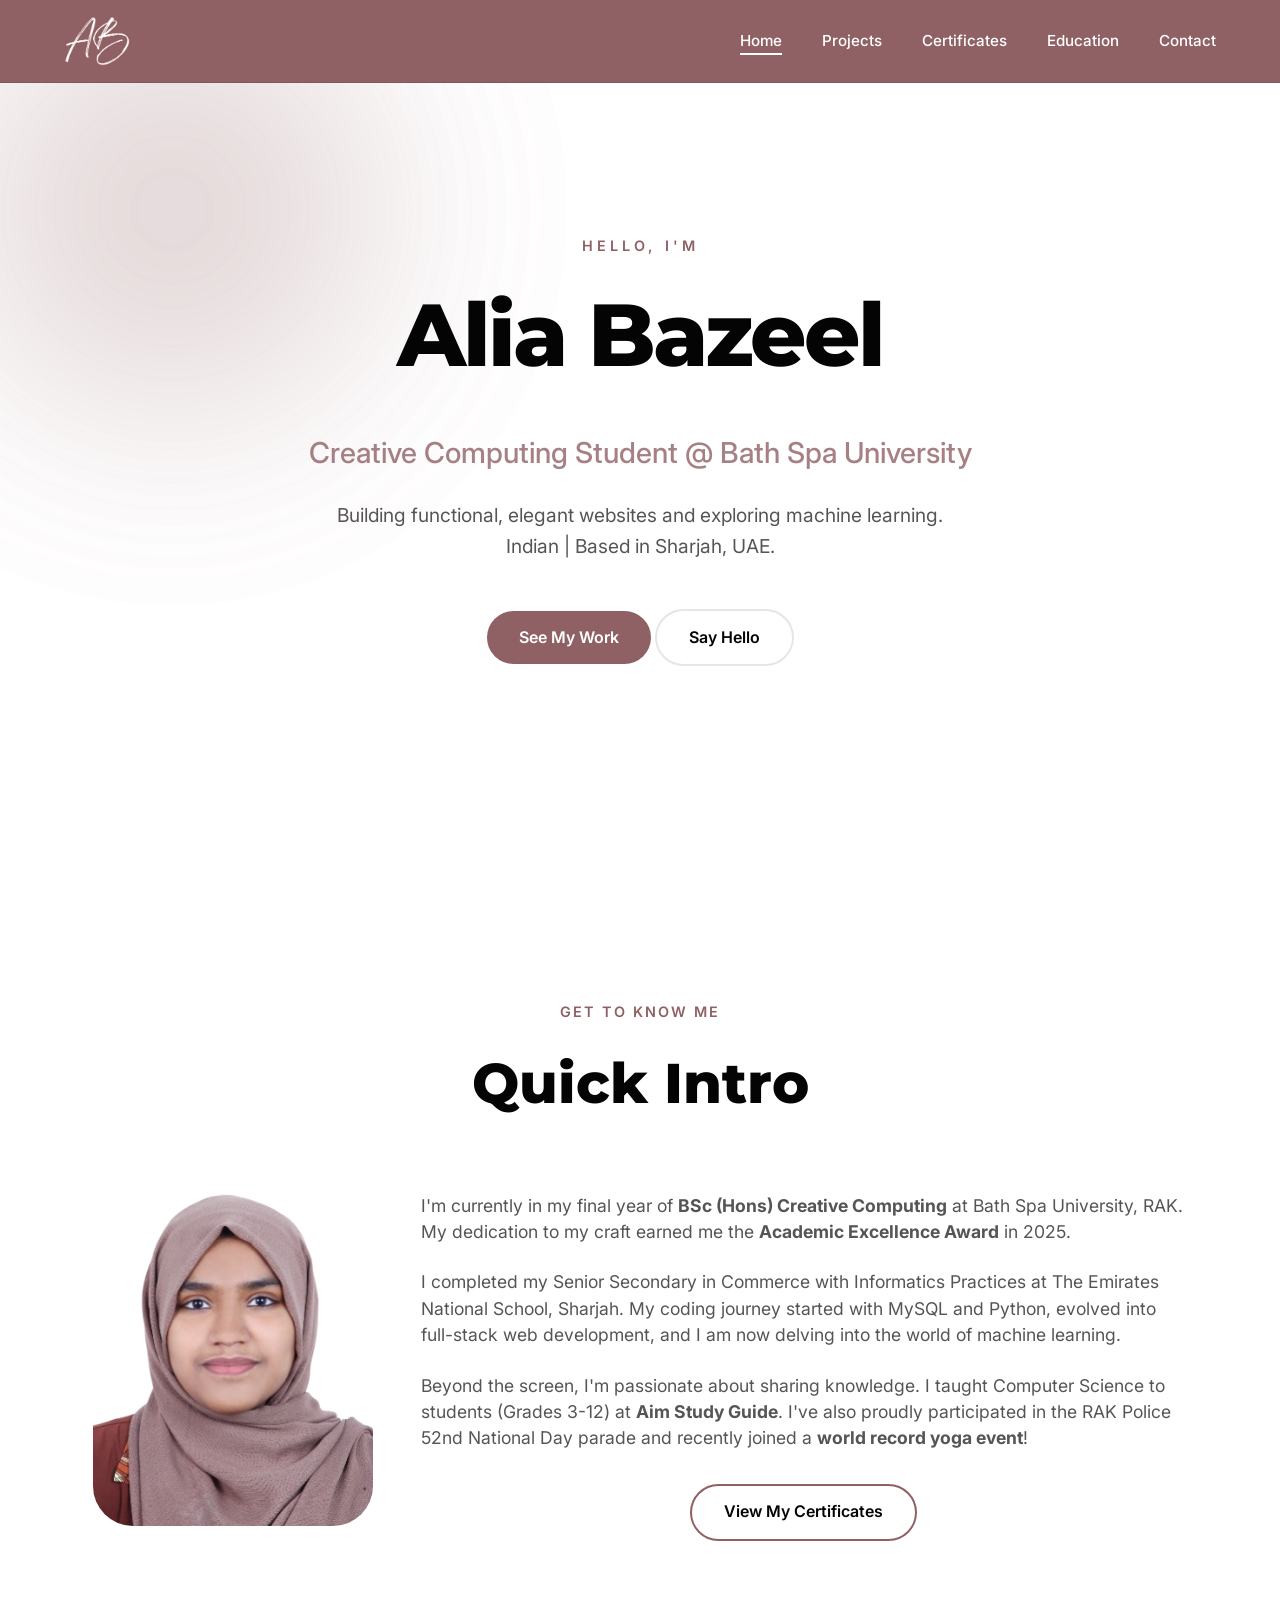
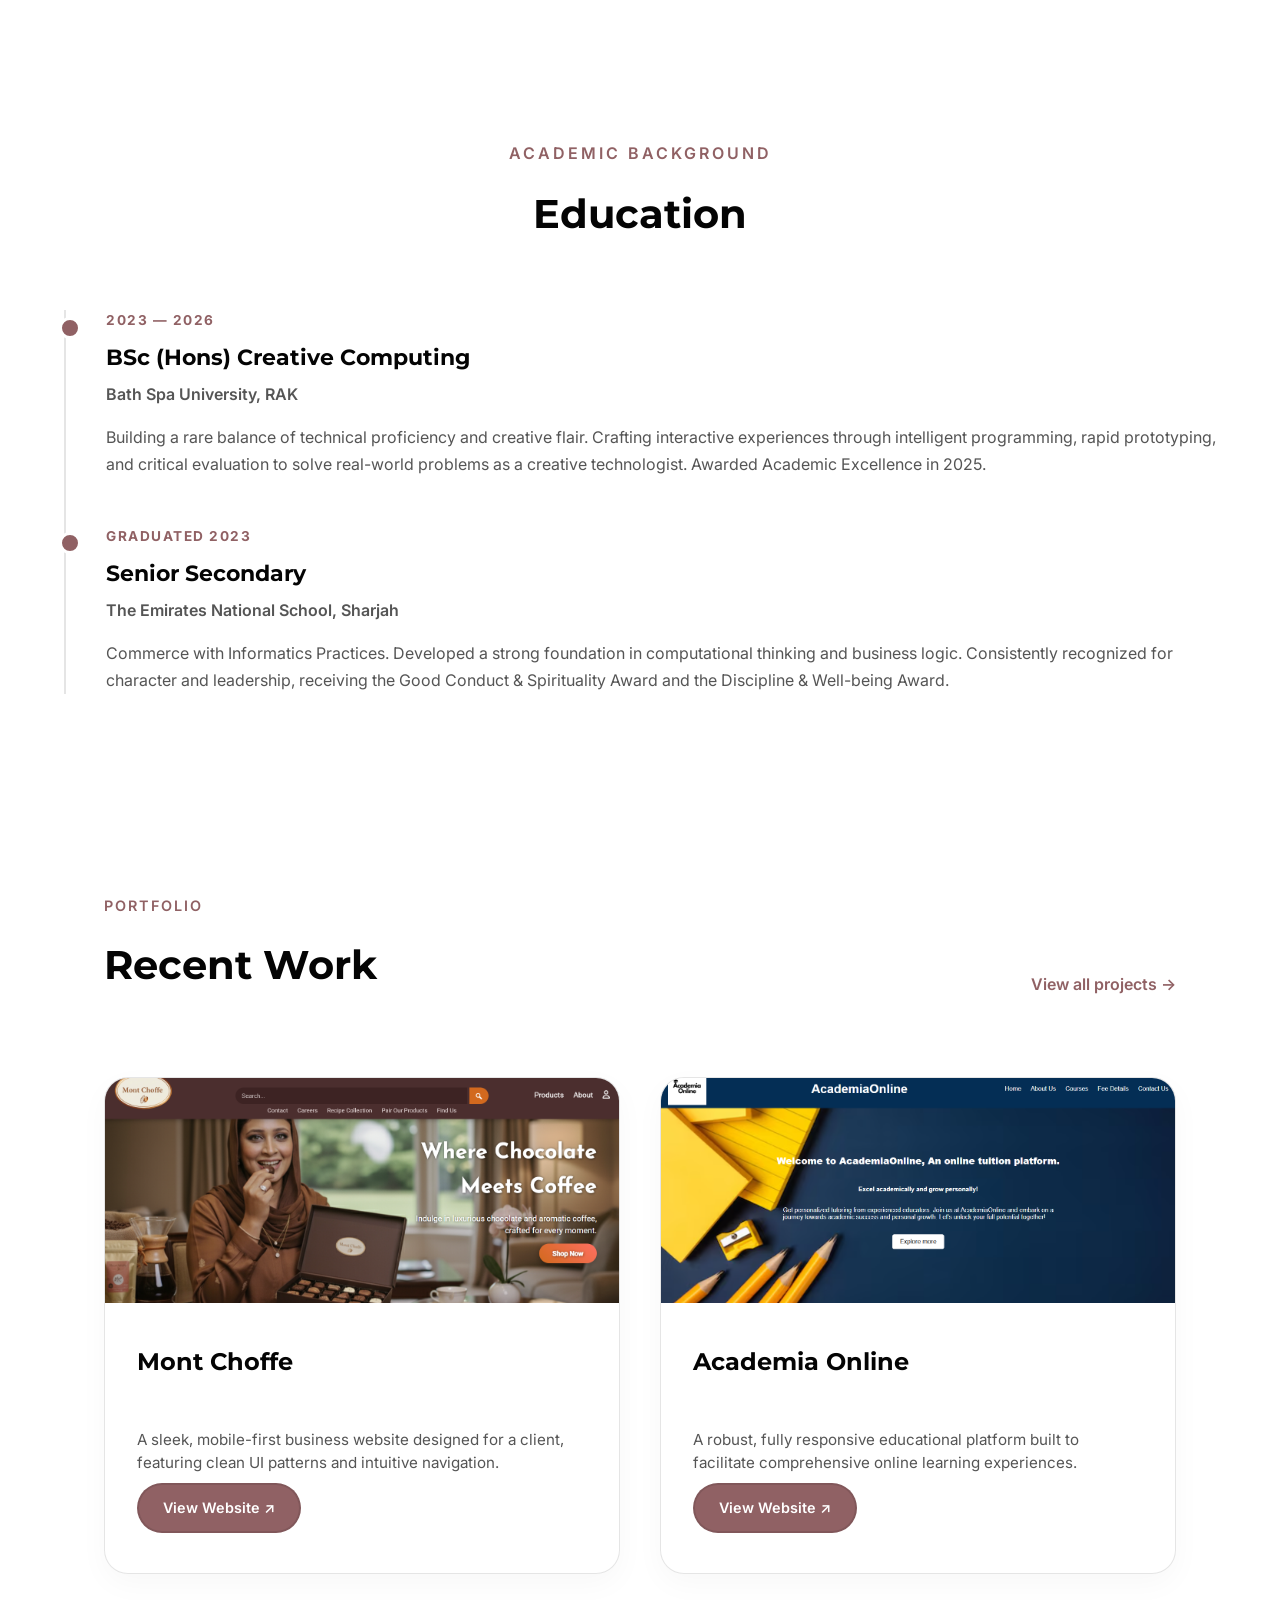
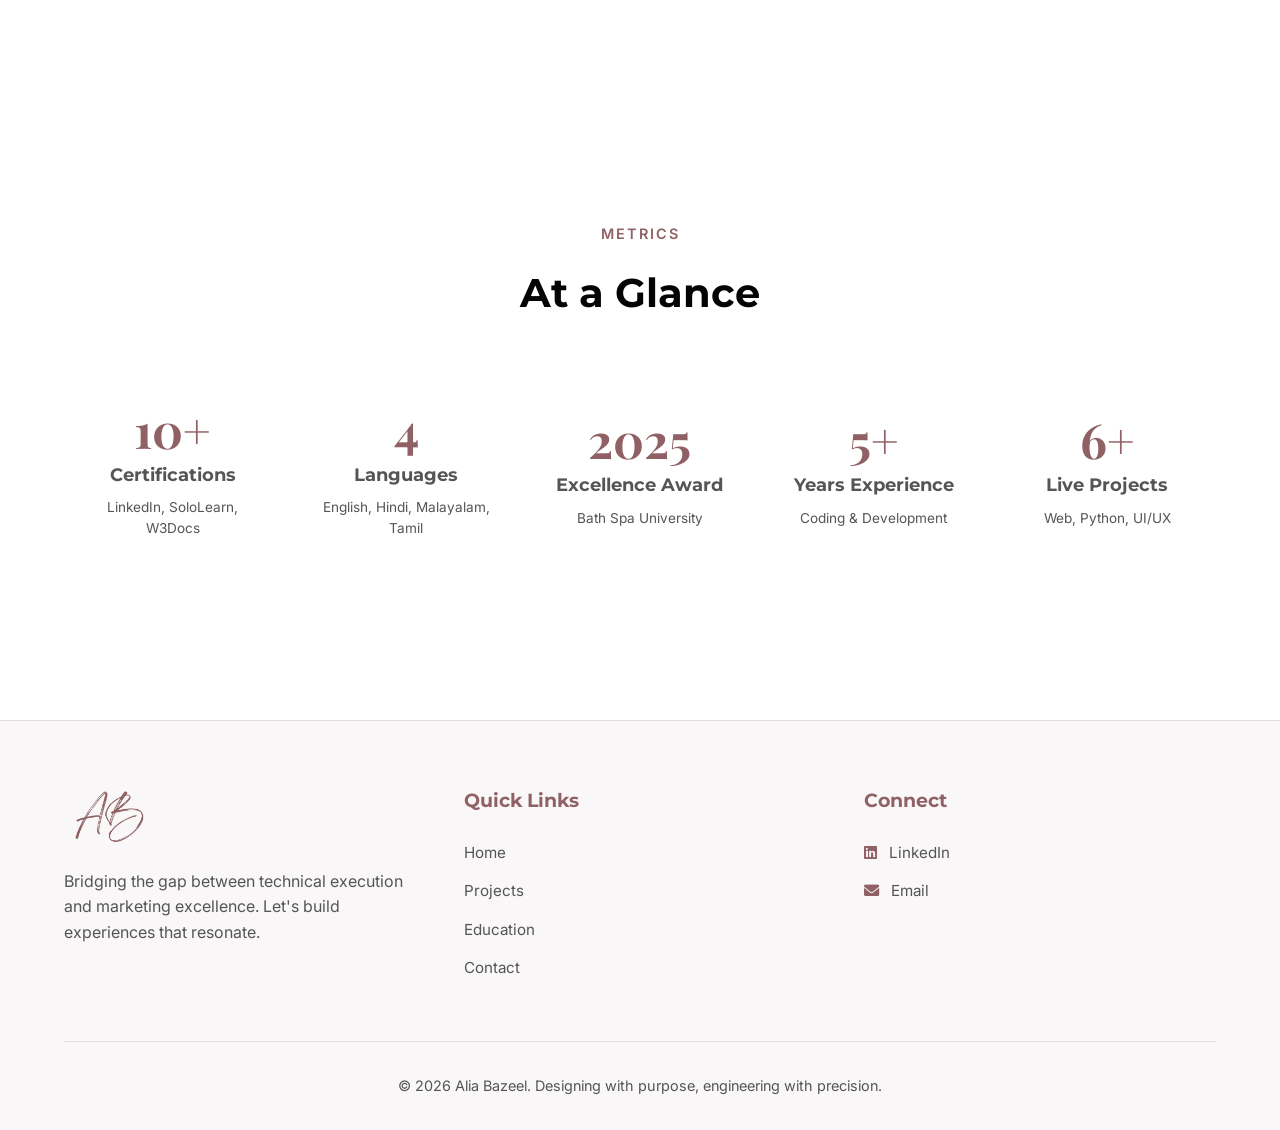
<file: index.html>
<!DOCTYPE html>
<html lang="en">

<head>
    <meta charset="UTF-8">
    <meta name="viewport" content="width=device-width, initial-scale=1.0">
    <title>Alia Bazeel | Portfolio</title>
    <link rel="stylesheet" href="css/common.css">
    <link rel="stylesheet" href="css/home.css">
    <link href="https://unpkg.com/aos@2.3.1/dist/aos.css" rel="stylesheet">
    <link rel="stylesheet" href="https://cdnjs.cloudflare.com/ajax/libs/font-awesome/6.0.0/css/all.min.css">
</head>

<body>
    <header>
        <a href="index.html" style="display: flex; align-items: center;">
            <img src="images/LogoHeader.png" alt="Alia Bazeel Logo" class="logo-img" id="persona-toggle"
                style="height: 50px; width: auto; cursor: pointer;">
        </a>
        <button class="nav-toggle" id="nav-toggle" aria-label="Toggle menu">
            <span></span>
            <span></span>
            <span></span>
        </button>
        <nav>
            <ul>
                <li><a href="index.html" class="active">Home</a></li>
                <li><a href="projects.html">Projects</a></li>
                <li><a href="certificates.html">Certificates</a></li>
                <li><a href="education-achievements.html">Education</a></li>
                <li><a href="contact.html">Contact</a></li>
            </ul>
        </nav>
    </header>

    <main>
        <!-- Hero Section -->
        <section class="hero">
            <div class="hero-blob"></div>
            <div class="hero-blob" style="bottom: -10%; right: -10%; background: radial-gradient(circle, var(--primary) 0%, transparent 70%); animation-delay: -5s;"></div>
            <div class="hero-content" data-aos="fade-up">
                <span class="hero-subtitle-caps">HELLO, I'M</span>
                <h1>Alia Bazeel</h1>
                <span class="hero-role">Creative Computing Student @ Bath Spa University</span>
                <p class="hero-description">Building functional, elegant websites and exploring machine learning.<br>Indian | Based in Sharjah, UAE.</p>
                <div class="hero-btns">
                    <a href="projects.html" class="btn btn-primary">See My Work</a>
                    <a href="contact.html" class="btn btn-secondary">Say Hello</a>
                </div>
            </div>
        </section>

        <!-- Quick Intro Section -->
        <section style="padding: 100px 5%;" id="about">
            <div class="section-header" data-aos="fade-up" style="text-align: center; margin-bottom: 4rem;">
                <span class="section-subtitle"
                    style="color: var(--primary); font-weight: 600; letter-spacing: 2px; text-transform: uppercase; font-size: 0.9rem;">Get
                    to know me</span>
                <h2 style="font-size: 3.5rem; margin-top: 0.5rem; font-weight: 800;">Quick Intro</h2>
            </div>

            <div class="about-wrapper">
                <div class="about-img-wrapper" data-aos="fade-right">
                    <img src="images/AliaB.png" alt="Alia Bazeel"
                        style="width: 280px; height: auto; border-radius: 40px;">
                </div>
                <div class="about-content" data-aos="fade-left">
                    <p style="color: var(--text-muted); font-size: 1.1rem; line-height: 1.5; margin-bottom: 1.5rem;">
                        I'm currently in my final year of <strong>BSc (Hons) Creative Computing</strong> at Bath Spa
                        University, RAK. My dedication to my craft earned me the <strong>Academic Excellence
                            Award</strong> in 2025.
                    </p>
                    <p style="color: var(--text-muted); font-size: 1.1rem; line-height: 1.5; margin-bottom: 1.5rem;">
                        I completed my Senior Secondary in Commerce with Informatics Practices at The Emirates National
                        School, Sharjah. My coding journey started with MySQL and Python, evolved into full-stack web
                        development, and I am now delving into the world of machine learning.
                    </p>
                    <p style="color: var(--text-muted); font-size: 1.1rem; line-height: 1.5; margin-bottom: 2rem;">
                        Beyond the screen, I'm passionate about sharing knowledge. I taught Computer Science to students
                        (Grades 3-12) at <strong>Aim Study Guide</strong>. I've also proudly participated in the RAK
                        Police 52nd National Day parade and recently joined a <strong>world record yoga event</strong>!
                    </p>
                    <div style="display: flex; justify-content: center;">
                        <a href="certificates.html" class="btn btn-secondary" 
                        style="background: transparent; border: 2px solid var(--primary); color: var(--text);">View My Certificates</a>
                    </div>
                </div>
            </div>
        </section>

        <!-- Education Section -->
        <section style="padding: 100px 5%;" id="education">
            <div class="section-header" data-aos="fade-up">
                <span class="section-subtitle">Academic Background</span>
                <h2>Education</h2>
            </div>

            <div class="timeline">
                <div class="timeline-item" data-aos="fade-up">
                    <span class="timeline-date">2023 — 2026</span>
                    <div class="timeline-content">
                        <h3>BSc (Hons) Creative Computing</h3>
                        <span class="institution">Bath Spa University, RAK</span>
                        <p>Building a rare balance of technical proficiency and creative flair. Crafting interactive
                            experiences through intelligent programming, rapid prototyping, and critical evaluation to
                            solve real-world problems as a creative technologist. Awarded Academic Excellence in 2025.
                        </p>
                    </div>
                </div>

                <div class="timeline-item" data-aos="fade-up" data-aos-delay="100">
                    <span class="timeline-date">GRADUATED 2023</span>
                    <div class="timeline-content">
                        <h3>Senior Secondary</h3>
                        <span class="institution">The Emirates National School, Sharjah</span>
                        <p>Commerce with Informatics Practices. Developed a strong foundation in computational thinking
                            and business logic. Consistently recognized for character and leadership, receiving the Good
                            Conduct & Spirituality Award and the Discipline & Well-being Award.</p>
                    </div>
                </div>
            </div>
        </section>

        <!-- Featured Projects -->
        <section style="padding: 100px 5%; max-width: 1200px; margin: 0 auto;">
            <div style="display: flex; justify-content: space-between; align-items: flex-end; margin-bottom: 4rem; flex-wrap: wrap; gap: 1.5rem;"
                data-aos="fade-up">
                <div>
                    <span class="section-subtitle"
                        style="color: var(--primary); font-weight: 600; letter-spacing: 2px; text-transform: uppercase; font-size: 0.9rem;">Portfolio</span>
                    <h2 style="font-size: 2.5rem; margin-bottom: 0; margin-top: 0;">Recent Work</h2>
                </div>
                <a href="projects.html" class="hover-underline" style="color: var(--primary); font-weight: 600;">View
                    all
                    projects <span>&rarr;</span></a>
            </div>

            <div class="project-grid" data-aos="fade-up">
                <!-- Mont Choffe -->
                <article class="project-card">
                    <div class="project-img-container">
                        <img src="images/projectProof/MontChoffe (2026).png" alt="Mont Choffe eCommerce">
                    </div>
                    <div class="project-content-wrapper" style="padding-bottom: 0;">
                        <h3 style="font-size: 1.5rem; margin-bottom: 0.5rem;">Mont Choffe</h3>
                    </div>
                    <div class="project-content-wrapper">
                        <p style="color: var(--text-muted); line-height: 1.5; margin-bottom: 0.5rem; font-size: 0.95rem;">
                            A sleek, mobile-first business website designed for a client, featuring clean UI patterns
                            and intuitive navigation.</p>
                        <div style="margin-top: auto;">
                            <a href="https://alia-bazeel.github.io/Mont_Choffe-Y3-Sem5/" target="_blank"
                                class="btn btn-secondary"
                                style="font-size: 0.9rem; padding: 0.7rem 1.5rem; background: #906164; color: white;">View
                                Website ↗</a>
                        </div>
                    </div>
                </article>

                <!-- Academia Online -->
                <article class="project-card">
                    <div class="project-img-container">
                        <img src="images/projectProof/AcademiaOnline (2024).png" alt="Academia Online Project">
                    </div>
                    <div class="project-content-wrapper" style="padding-bottom: 0;">
                        <h3 style="font-size: 1.5rem; margin-bottom: 0.5rem;">Academia Online</h3>
                    </div>
                    <div class="project-content-wrapper">
                        <p style="color: var(--text-muted); line-height: 1.5; margin-bottom: 0.5rem; font-size: 0.95rem;">
                            A robust, fully responsive educational platform built to facilitate comprehensive online
                            learning experiences.</p>
                        <div style="margin-top: auto;">
                            <a href="https://alia-bazeel123.github.io/AcademiaOnline/" target="_blank"
                                class="btn btn-secondary"
                                style="font-size: 0.9rem; padding: 0.7rem 1.5rem; background: #906164; color: white;">View
                                Website ↗</a>
                        </div>
                    </div>
                </article>

            </div>
        </section>

        <!-- Metrics Section -->
        <section style="padding: 100px 5%; background: var(--bg);">
            <div style="max-width: 1200px; margin: 0 auto;">
                <div class="section-header" data-aos="fade-up" style="text-align: center; margin-bottom: 4rem;">
                    <span class="section-subtitle"
                        style="color: var(--primary); font-weight: 600; letter-spacing: 2px; text-transform: uppercase; font-size: 0.9rem;">Metrics</span>
                    <h2 style="font-size: 2.5rem; margin-top: 0.5rem;">At a Glance</h2>
                </div>

                <div class="stat-grid" data-aos="fade-up" data-aos-delay="100">
                    <div class="stat-card">
                        <div class="number">10+</div>
                        <h3 style="font-size: 1.1rem; margin-bottom: 0.5rem; color: var(--text-muted);">Certifications
                        </h3>
                        <p style="color: var(--text-muted); font-size: 0.85rem;">LinkedIn, SoloLearn, W3Docs</p>
                    </div>
                    <div class="stat-card">
                        <div class="number">4</div>
                        <h3 style="font-size: 1.1rem; margin-bottom: 0.5rem; color: var(--text-muted);">Languages</h3>
                        <p style="color: var(--text-muted); font-size: 0.85rem;">English, Hindi, Malayalam, Tamil</p>
                    </div>
                    <div class="stat-card">
                        <div class="number">2025</div>
                        <h3 style="font-size: 1.1rem; margin-bottom: 0.5rem; color: var(--text-muted);">Excellence Award
                        </h3>
                        <p style="color: var(--text-muted); font-size: 0.85rem;">Bath Spa University</p>
                    </div>
                    <div class="stat-card">
                        <div class="number">5+</div>
                        <h3 style="font-size: 1.1rem; margin-bottom: 0.5rem; color: var(--text-muted);">Years Experience
                        </h3>
                        <p style="color: var(--text-muted); font-size: 0.85rem;">Coding & Development</p>
                    </div>
                    <div class="stat-card">
                        <div class="number">6+</div>
                        <h3 style="font-size: 1.1rem; margin-bottom: 0.5rem; color: var(--text-muted);">Live Projects
                        </h3>
                        <p style="color: var(--text-muted); font-size: 0.85rem;">Web, Python, UI/UX</p>
                    </div>
                </div>
            </div>
        </section>

    </main>

    <footer class="site-footer">
        <div class="footer-content">
            <div class="footer-section">
                <img src="images/LogoFooter.png" alt="Alia Bazeel Logo" class="logo-img" style="height: 60px; width: auto; margin-bottom: 1rem;">
                <p>Bridging the gap between technical execution and marketing excellence. Let's build experiences that resonate.</p>
            </div>
            <div class="footer-section">
                <h4>Quick Links</h4>
                <ul>
                    <li><a href="index.html">Home</a></li>
                    <li><a href="projects.html">Projects</a></li>
                    <li><a href="education-achievements.html">Education</a></li>
                    <li><a href="contact.html">Contact</a></li>
                </ul>
            </div>
            <div class="footer-section">
                <h4>Connect</h4>
                <ul class="social-links">
                    <li><a href="https://www.linkedin.com/in/alia-bazeel-08a8892a9/" target="_blank"><i class="fab fa-linkedin"></i> LinkedIn</a></li>
                    <li><a href="mailto:aliacp123@gmail.com"><i class="fas fa-envelope"></i> Email</a></li>
                </ul>
            </div>
        </div>
        <div class="footer-bottom">
            <p>&copy; 2026 Alia Bazeel. Designing with purpose, engineering with precision.</p>
        </div>
    </footer>

    <script src="https://unpkg.com/aos@2.3.1/dist/aos.js"></script>
    <script src="js/common.js"></script>
    <script>
        AOS.init({
            duration: 1000,
            once: true,
            offset: 100
        });
    </script>
</body>

</html>
</file>
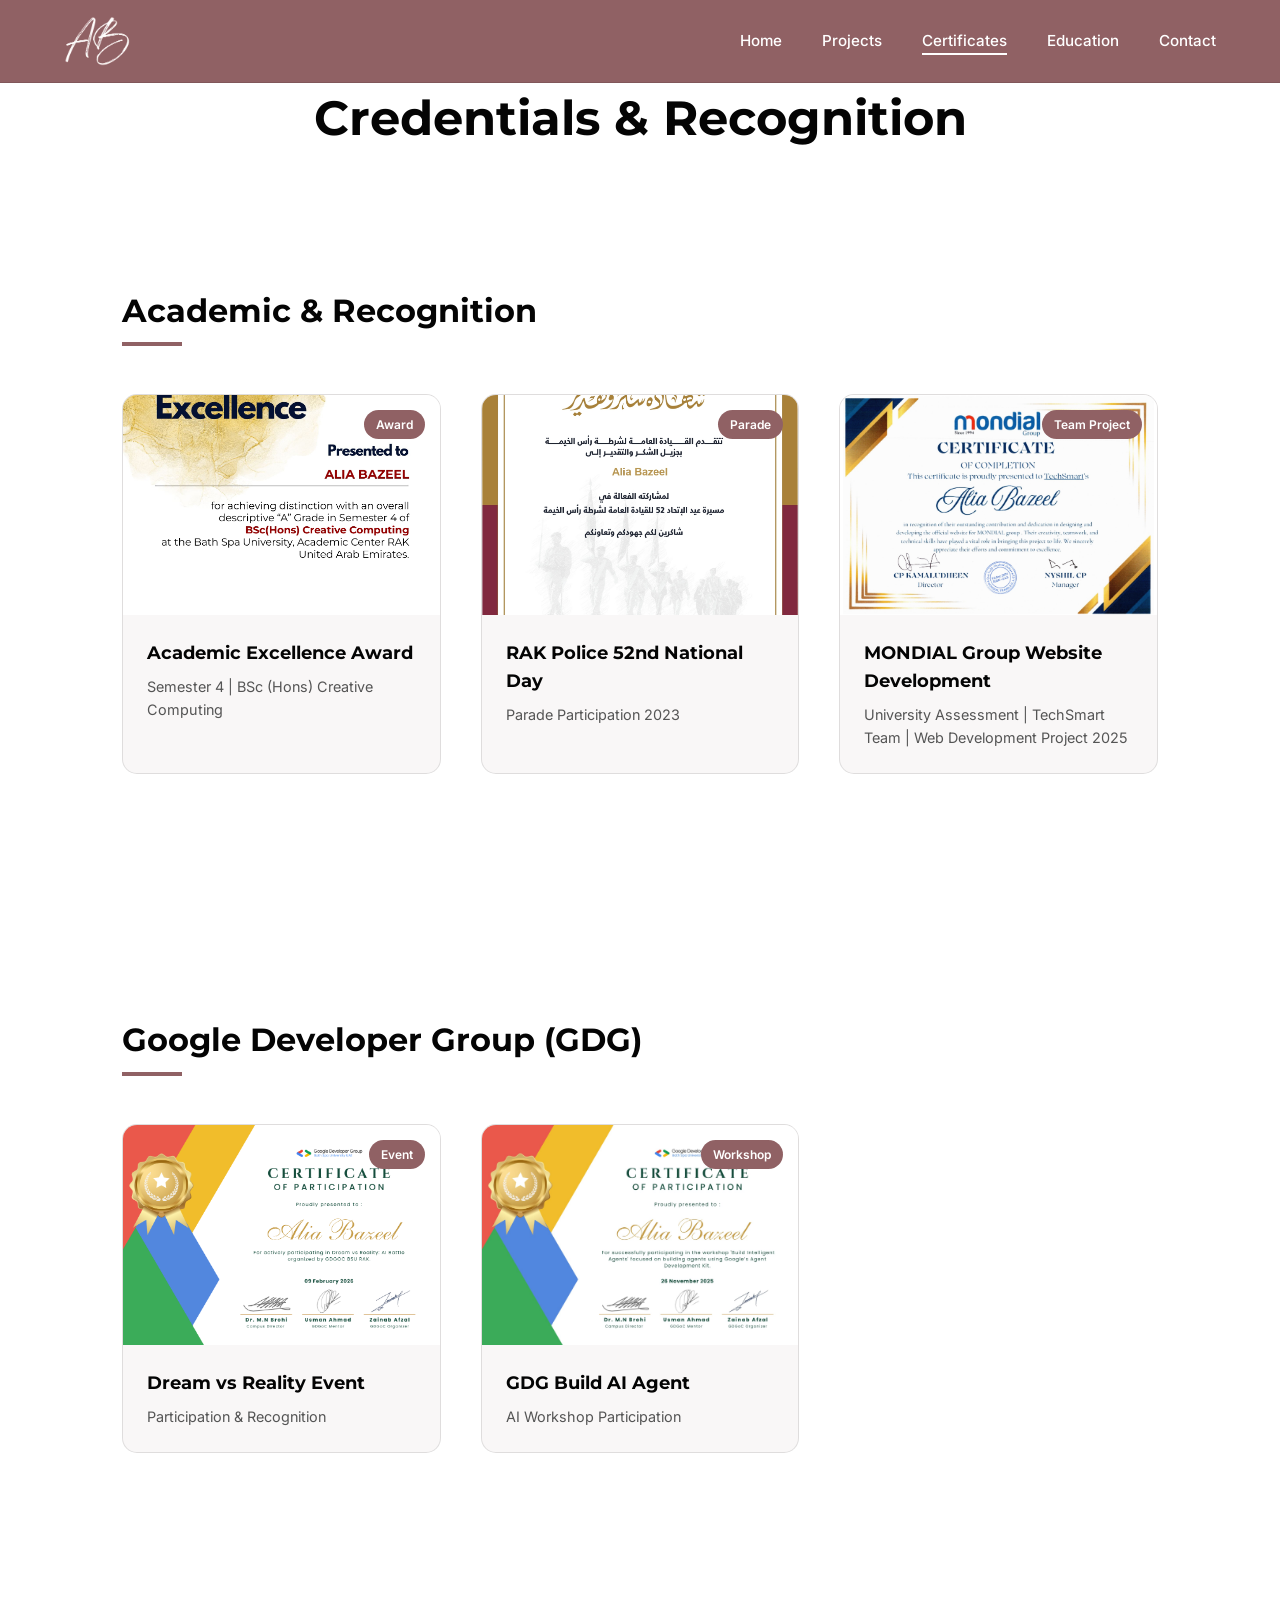
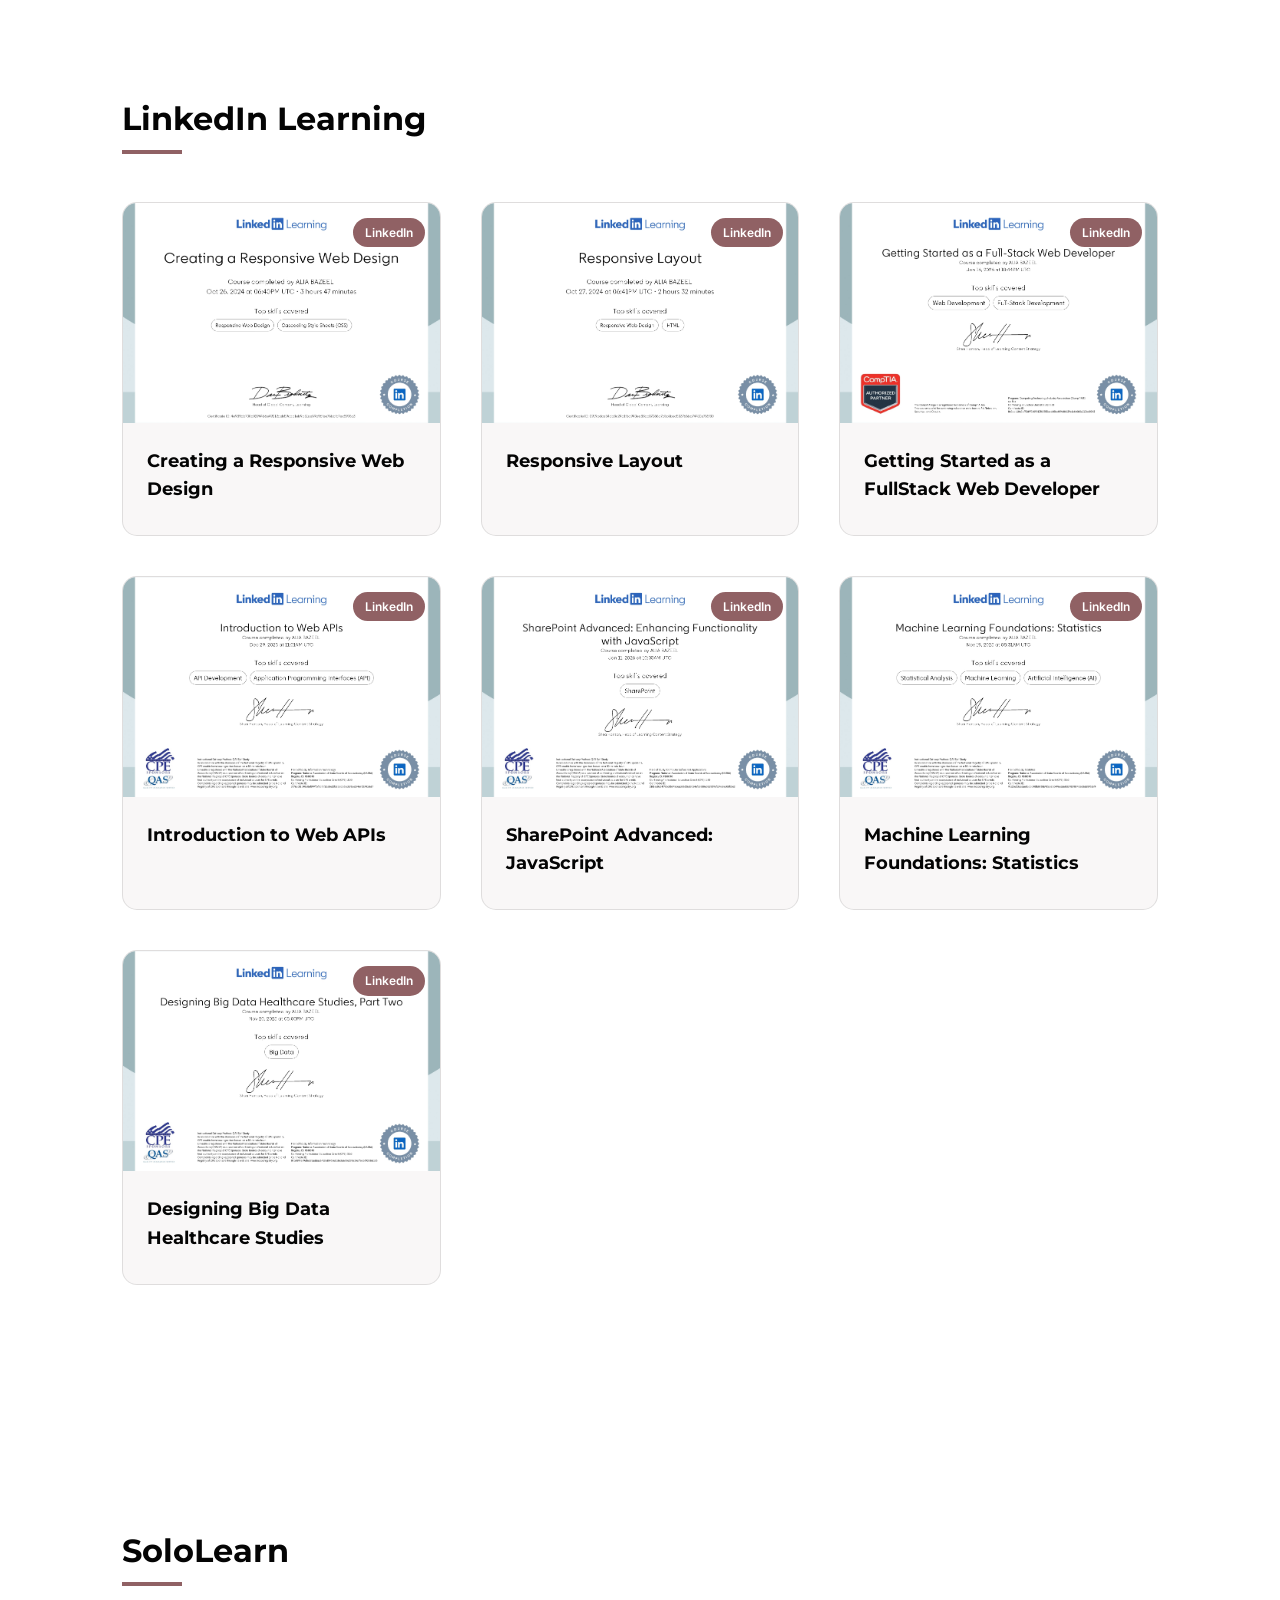
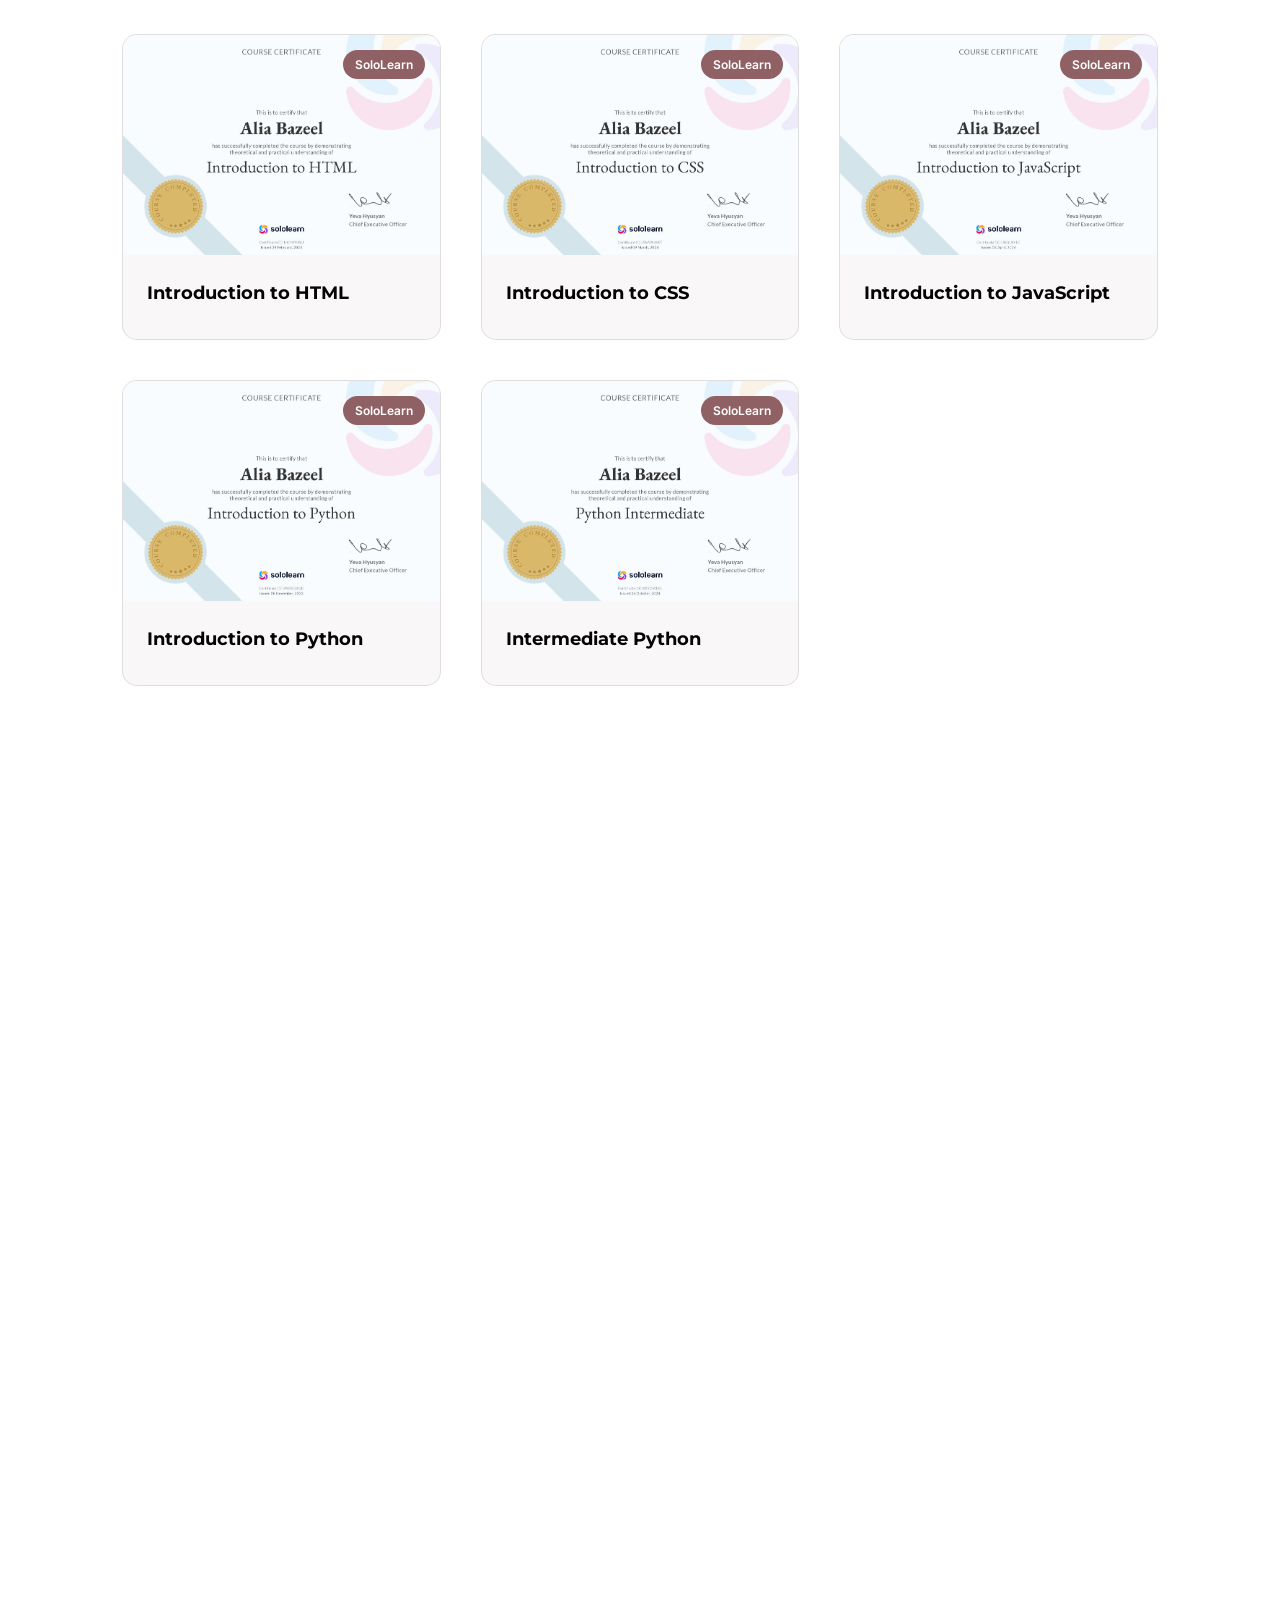
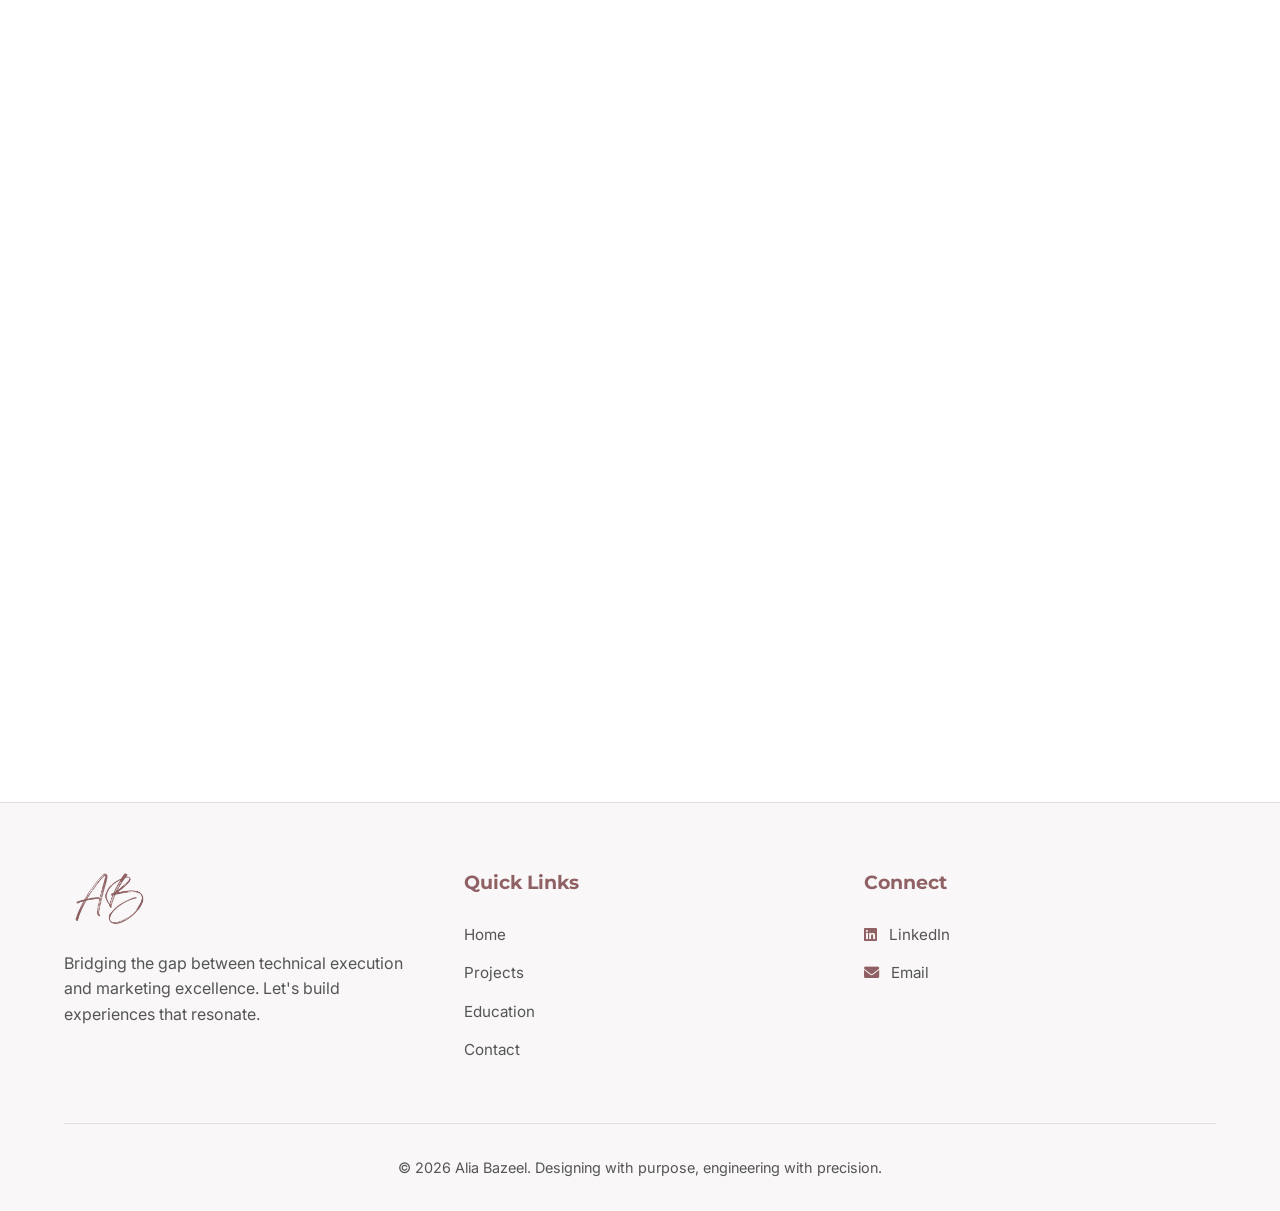
<file: certificates.html>
<!DOCTYPE html>
<html lang="en">
<head>
    <meta charset="UTF-8">
    <meta name="viewport" content="width=device-width, initial-scale=1.0">
    <title>Certificates | Alia Bazeel</title>
    <link rel="stylesheet" href="css/common.css">
    <link rel="stylesheet" href="css/certificates.css">
    <link href="https://unpkg.com/aos@2.3.1/dist/aos.css" rel="stylesheet">
    <link rel="stylesheet" href="https://cdnjs.cloudflare.com/ajax/libs/font-awesome/6.0.0/css/all.min.css">
</head>
<body>
    <header>
        <a href="index.html" style="display: flex; align-items: center;">
            <img src="images/LogoHeader.png" alt="Alia Bazeel Logo" class="logo-img" id="persona-toggle" style="height: 50px; width: auto; cursor: pointer;">
        </a>
        <button class="nav-toggle" id="nav-toggle" aria-label="Toggle menu">
            <span></span>
            <span></span>
            <span></span>
        </button>
        <nav>
            <ul>
                <li><a href="index.html">Home</a></li>
                <li><a href="projects.html">Projects</a></li>
                <li><a href="certificates.html" class="active">Certificates</a></li>
                <li><a href="education-achievements.html">Education</a></li>
                <li><a href="contact.html">Contact</a></li>
            </ul>
        </nav>
    </header>

    <main class="section-padding">
        <div data-aos="fade-up">
            <h1 style="font-size: 3rem; margin-bottom: 3rem; text-align: center;">Credentials & Recognition</h1>
        </div>

        <!-- Academic & University -->
        <section class="section-padding" data-aos="fade-up">
            <h2 class="category-title">Academic & Recognition</h2>
            <div class="cert-grid">
                <div class="cert-card">
                    <span class="cert-badge">Award</span>
                    <div class="cert-img-container">
                        <img src="images/Academic Excellence Award _ ALIA BAZEEL _ Semester 4 _ BSc(Hons) Creative Computing (1)_page-0001.jpg" alt="Academic Excellence Award">
                    </div>
                    <div class="cert-info">
                        <h3>Academic Excellence Award</h3>
                        <p>Semester 4 | BSc (Hons) Creative Computing</p>
                    </div>
                </div>
                <div class="cert-card">
                    <span class="cert-badge">Parade</span>
                    <div class="cert-img-container">
                        <img src="images/Alia Bazeel (NationalDay).jpg" alt="National Day Parade Participation">
                    </div>
                    <div class="cert-info">
                        <h3>RAK Police 52nd National Day</h3>
                        <p>Parade Participation 2023</p>
                    </div>
                </div>
                <div class="cert-card">
                    <span class="cert-badge">Team Project</span>
                    <div class="cert-img-container">
                        <img src="images/Alia Bazeel (Mondial).jpg" alt="MONDIAL Group Website Development Certificate">
                    </div>
                    <div class="cert-info">
                        <h3>MONDIAL Group Website Development</h3>
                        <p>University Assessment | TechSmart Team | Web Development Project 2025</p>
                    </div>
                </div>
            </div>
        </section>

        <!-- Google Developer Group -->
        <section class="section-padding" data-aos="fade-up">
            <h2 class="category-title">Google Developer Group (GDG)</h2>
            <div class="cert-grid">
                <div class="cert-card">
                    <span class="cert-badge">Event</span>
                    <div class="cert-img-container">
                        <img src="images/Google Dev Group/Dream vs Reality event certificate.png" alt="Dream vs Reality">
                    </div>
                    <div class="cert-info">
                        <h3>Dream vs Reality Event</h3>
                        <p>Participation & Recognition</p>
                    </div>
                </div>
                <div class="cert-card">
                    <span class="cert-badge">Workshop</span>
                    <div class="cert-img-container">
                        <img src="images/Google Dev Group/GDG-buildAI agent.jpeg" alt="GDG AI Workshop">
                    </div>
                    <div class="cert-info">
                        <h3>GDG Build AI Agent</h3>
                        <p>AI Workshop Participation</p>
                    </div>
                </div>
            </div>
        </section>

        <!-- LinkedIn Learning -->
        <section class="section-padding" data-aos="fade-up">
            <h2 class="category-title">LinkedIn Learning</h2>
            <div class="cert-grid">
                <div class="cert-card">
                    <span class="cert-badge">LinkedIn</span>
                    <div class="cert-img-container">
                        <img src="images/fromLinkedIn/Creating a Responsive Web Design_page (Certificate).jpg" alt="Responsive Web Design">
                    </div>
                    <div class="cert-info">
                        <h3>Creating a Responsive Web Design</h3>
                    </div>
                </div>
                <div class="cert-card">
                    <span class="cert-badge">LinkedIn</span>
                    <div class="cert-img-container">
                        <img src="images/fromLinkedIn/Responsive Layout (Certificate).jpg" alt="Responsive Layout">
                    </div>
                    <div class="cert-info">
                        <h3>Responsive Layout</h3>
                    </div>
                </div>
                <div class="cert-card">
                    <span class="cert-badge">LinkedIn</span>
                    <div class="cert-img-container">
                        <img src="images/fromLinkedIn/Getting Started as a FullStack Web Developer.jpg" alt="FullStack Web Developer">
                    </div>
                    <div class="cert-info">
                        <h3>Getting Started as a FullStack Web Developer</h3>
                    </div>
                </div>
                <div class="cert-card">
                    <span class="cert-badge">LinkedIn</span>
                    <div class="cert-img-container">
                        <img src="images/fromLinkedIn/Introduction to Web APIs.jpg" alt="Introduction to Web APIs">
                    </div>
                    <div class="cert-info">
                        <h3>Introduction to Web APIs</h3>
                    </div>
                </div>
                <div class="cert-card">
                    <span class="cert-badge">LinkedIn</span>
                    <div class="cert-img-container">
                        <img src="images/fromLinkedIn/SharePoint Advanced Enhancing Functionality with JavaScript.jpg" alt="SharePoint Advanced">
                    </div>
                    <div class="cert-info">
                        <h3>SharePoint Advanced: JavaScript</h3>
                    </div>
                </div>
                <div class="cert-card">
                    <span class="cert-badge">LinkedIn</span>
                    <div class="cert-img-container">
                        <img src="images/fromLinkedIn/CertificateOfCompletion_Machine Learning Foundations Statistics_page-0001.jpg" alt="Machine Learning Foundations">
                    </div>
                    <div class="cert-info">
                        <h3>Machine Learning Foundations: Statistics</h3>
                    </div>
                </div>
                <div class="cert-card">
                    <span class="cert-badge">LinkedIn</span>
                    <div class="cert-img-container">
                        <img src="images/fromLinkedIn/CertificateOfCompletion_Designing Big Data Healthcare Studies Part Two_page-0001.jpg" alt="Big Data Healthcare">
                    </div>
                    <div class="cert-info">
                        <h3>Designing Big Data Healthcare Studies</h3>
                    </div>
                </div>
            </div>
        </section>

        <!-- SoloLearn -->
        <section class="section-padding" data-aos="fade-up">
            <h2 class="category-title">SoloLearn</h2>
            <div class="cert-grid">
                <div class="cert-card">
                    <span class="cert-badge">SoloLearn</span>
                    <div class="cert-img-container">
                        <img src="images/fromSololearn/Intro to HTML (Certificate).jpg" alt="Intro to HTML">
                    </div>
                    <div class="cert-info">
                        <h3>Introduction to HTML</h3>
                    </div>
                </div>
                <div class="cert-card">
                    <span class="cert-badge">SoloLearn</span>
                    <div class="cert-img-container">
                        <img src="images/fromSololearn/Intro to CSS (Certificate).jpg" alt="Intro to CSS">
                    </div>
                    <div class="cert-info">
                        <h3>Introduction to CSS</h3>
                    </div>
                </div>
                <div class="cert-card">
                    <span class="cert-badge">SoloLearn</span>
                    <div class="cert-img-container">
                        <img src="images/fromSololearn/Intro to JS (Certificate).jpg" alt="Intro to JavaScript">
                    </div>
                    <div class="cert-info">
                        <h3>Introduction to JavaScript</h3>
                    </div>
                </div>
                <div class="cert-card">
                    <span class="cert-badge">SoloLearn</span>
                    <div class="cert-img-container">
                        <img src="images/fromSololearn/Intro to Python (Certificate).jpg" alt="Intro to Python">
                    </div>
                    <div class="cert-info">
                        <h3>Introduction to Python</h3>
                    </div>
                </div>
                <div class="cert-card">
                    <span class="cert-badge">SoloLearn</span>
                    <div class="cert-img-container">
                        <img src="images/fromSololearn/Python Intermediate (Certificate).jpg" alt="Intermediate Python">
                    </div>
                    <div class="cert-info">
                        <h3>Intermediate Python</h3>
                    </div>
                </div>
            </div>
        </section>

        <!-- Great Learning & W3Docs -->
        <section class="section-padding" data-aos="fade-up">
            <h2 class="category-title">Specialized Skills</h2>
            <div class="cert-grid">
                <div class="cert-card">
                    <span class="cert-badge">Great Learning</span>
                    <div class="cert-img-container">
                        <img src="images/fromGreatLearning/Python Tkinter (Certificate).jpg" alt="Python Tkinter">
                    </div>
                    <div class="cert-info">
                        <h3>Python Tkinter GUI</h3>
                    </div>
                </div>
                <div class="cert-card">
                    <span class="cert-badge">W3Docs</span>
                    <div class="cert-img-container">
                        <img src="images/Sass/ALIA-BAZEEL-passed-Sass-Basics-quiz-at-W3docs-11-03-2024_10_40_PM.png" alt="Sass Basics">
                    </div>
                    <div class="cert-info">
                        <h3>Sass Basics Quiz</h3>
                    </div>
                </div>
            </div>
        </section>

        <!-- World Record Participation -->
        <section class="section-padding" data-aos="fade-up" style="margin-bottom: 50px;">
            <h2 class="category-title">World Record Participation</h2>
            <div class="cert-grid">
                <div class="cert-card">
                    <span class="cert-badge">World Record</span>
                    <div class="cert-img-container">
                        <img src="images/worldRecord-Participation/World record Yoga (participation).jpeg" alt="Yoga World Record Participation">
                    </div>
                    <div class="cert-info">
                        <h3>Mass Yoga Event Participation</h3>
                        <p>Joined 939,000+ people</p>
                    </div>
                </div>
                <div class="cert-card">
                    <span class="cert-badge">World Record</span>
                    <div class="cert-img-container">
                        <img src="images/worldRecord-Participation/World record Yoga.jpeg" alt="Yoga World Record">
                    </div>
                    <div class="cert-info">
                        <h3>Yoga World Record Event</h3>
                        <p>Guinness World Record Contributor</p>
                    </div>
                </div>
            </div>
        </section>
    </main>

    <footer class="site-footer">
        <div class="footer-content">
            <div class="footer-section">
                <img src="images/LogoFooter.png" alt="Alia Bazeel Logo" class="logo-img" style="height: 60px; width: auto; margin-bottom: 1rem;">
                <p>Bridging the gap between technical execution and marketing excellence. Let's build experiences that resonate.</p>
            </div>
            <div class="footer-section">
                <h4>Quick Links</h4>
                <ul>
                    <li><a href="index.html">Home</a></li>
                    <li><a href="projects.html">Projects</a></li>
                    <li><a href="education-achievements.html">Education</a></li>
                    <li><a href="contact.html">Contact</a></li>
                </ul>
            </div>
            <div class="footer-section">
                <h4>Connect</h4>
                <ul class="social-links">
                    <li><a href="https://www.linkedin.com/in/alia-bazeel-08a8892a9/" target="_blank"><i class="fab fa-linkedin"></i> LinkedIn</a></li>
                    <li><a href="mailto:aliacp123@gmail.com"><i class="fas fa-envelope"></i> Email</a></li>
                </ul>
            </div>
        </div>
        <div class="footer-bottom">
            <p>&copy; 2026 Alia Bazeel. Designing with purpose, engineering with precision.</p>
        </div>
    </footer>

    <!-- Zoom Modal -->
    <div id="imageModal" class="modal">
        <span class="close-modal">&times;</span>
        <img class="modal-content" id="modalImg">
    </div>

    <script src="https://unpkg.com/aos@2.3.1/dist/aos.js"></script>
    <script src="js/common.js"></script>
    <script src="js/certificates.js"></script>
    <script>
        AOS.init({ duration: 1000, once: true });
    </script>
</body>
</html>
</file>
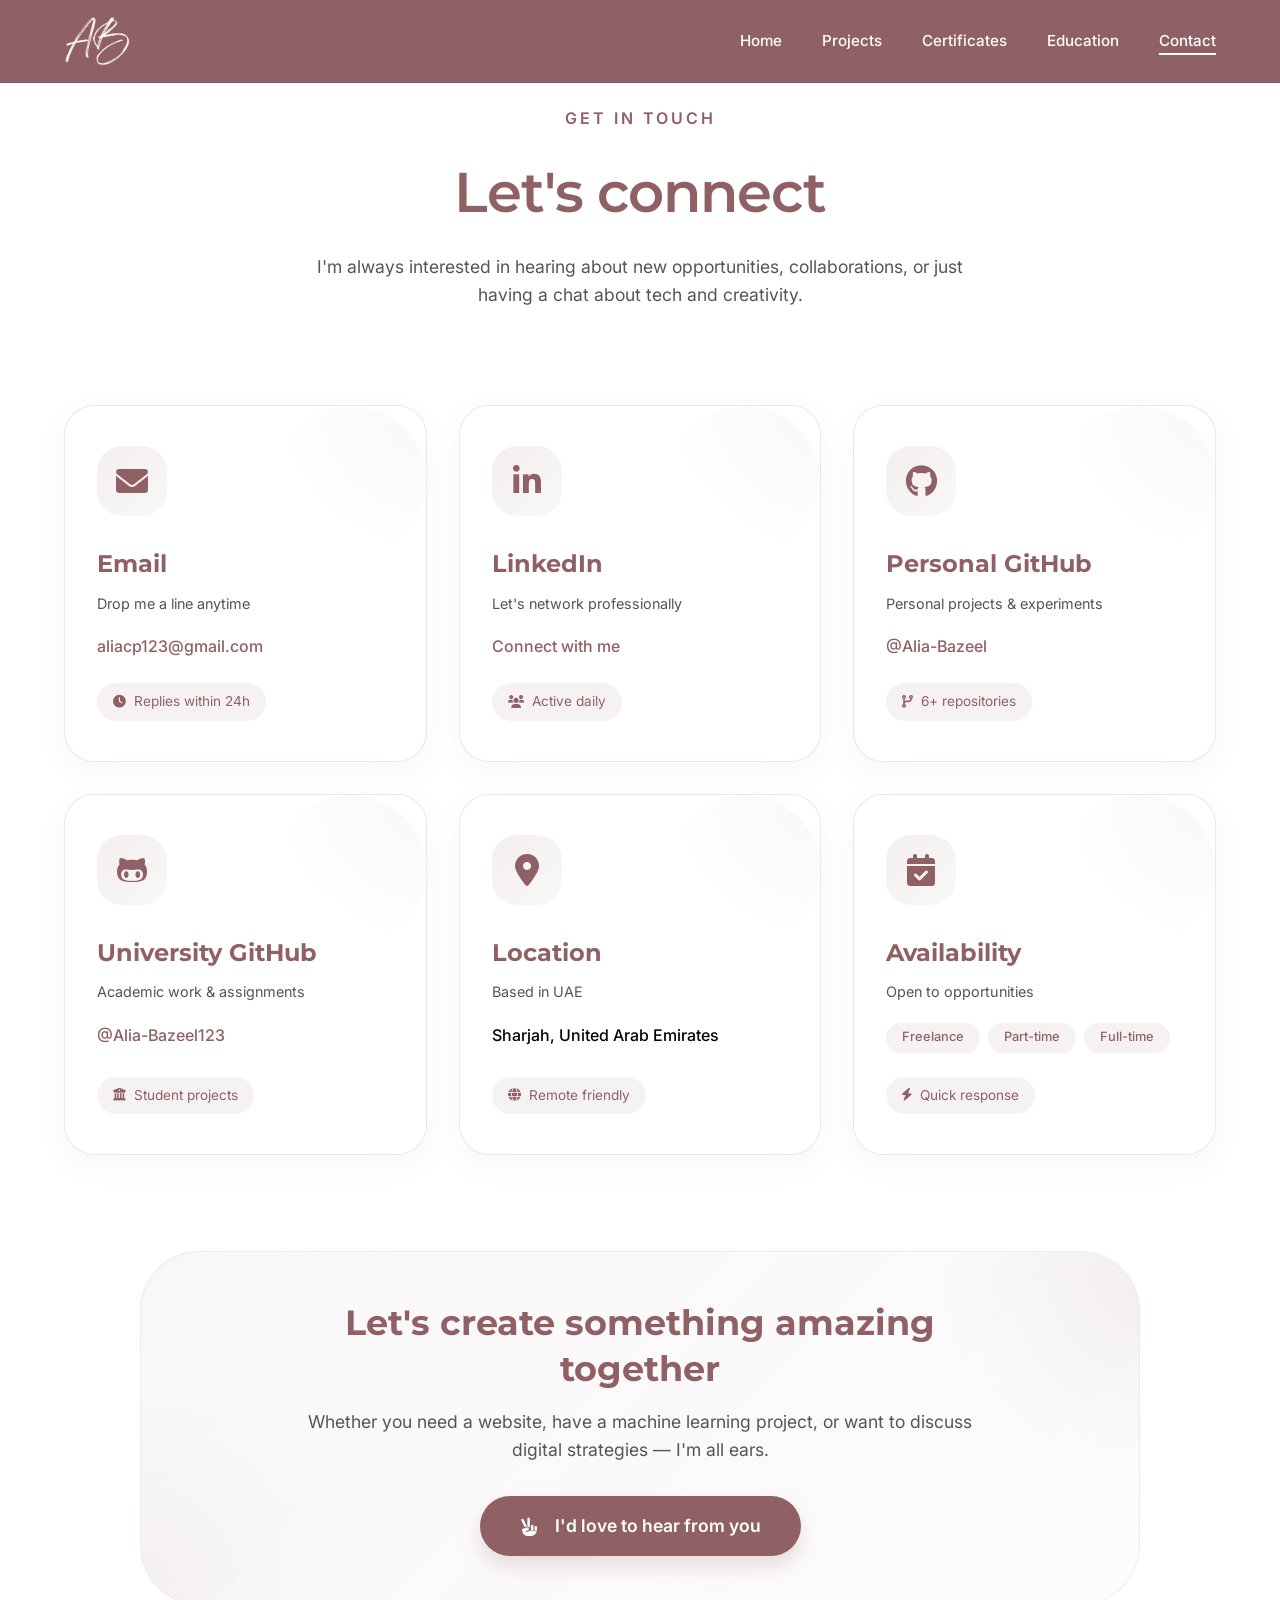
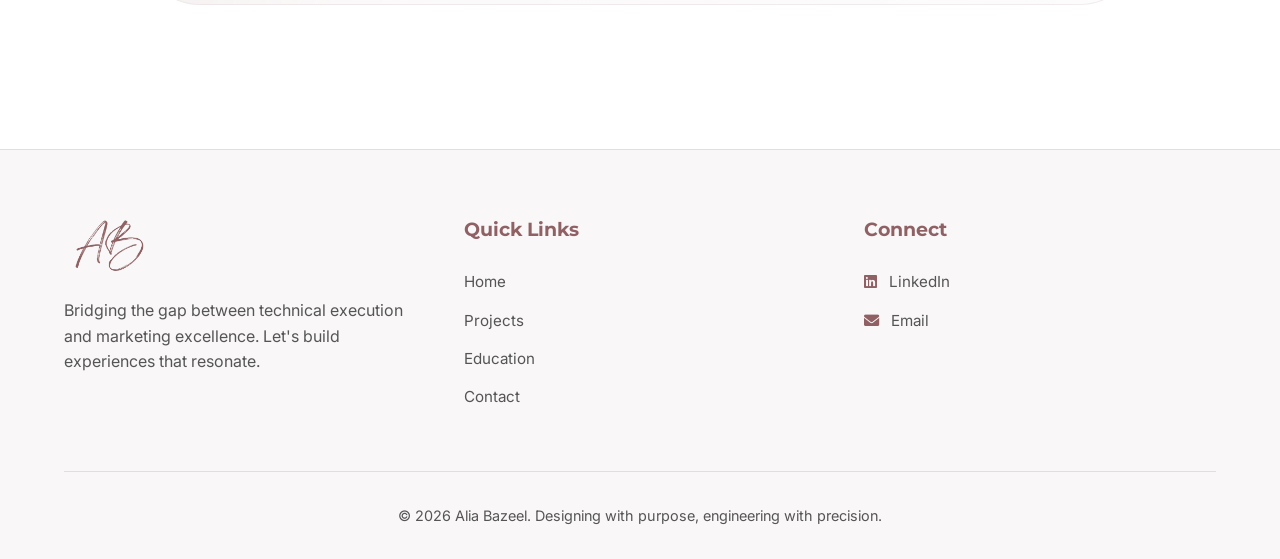
<file: contact.html>
<!DOCTYPE html>
<html lang="en">
<head>
    <meta charset="UTF-8">
    <meta name="viewport" content="width=device-width, initial-scale=1.0">
    <title>Contact | Alia Bazeel</title>
    <link rel="stylesheet" href="css/common.css">
    <link rel="stylesheet" href="css/contact.css">
    <link href="https://unpkg.com/aos@2.3.1/dist/aos.css" rel="stylesheet">
    <link rel="stylesheet" href="https://cdnjs.cloudflare.com/ajax/libs/font-awesome/6.0.0/css/all.min.css">
</head>
<body>
    <header>
        <a href="index.html" style="display: flex; align-items: center;">
            <img src="images/LogoHeader.png" alt="Alia Bazeel Logo" class="logo-img" id="persona-toggle" style="height: 50px; width: auto; cursor: pointer;">
        </a>
        <button class="nav-toggle" id="nav-toggle" aria-label="Toggle menu">
            <span></span>
            <span></span>
            <span></span>
        </button>
        <nav>
            <ul>
                <li><a href="index.html">Home</a></li>
                <li><a href="projects.html">Projects</a></li>
                <li><a href="certificates.html">Certificates</a></li>
                <li><a href="education-achievements.html">Education</a></li>
                <li><a href="contact.html" class="active">Contact</a></li>
            </ul>
        </nav>
    </header>

    <main class="section-padding">
        <!-- Header Section -->
        <div class="contact-header" data-aos="fade-up">
            <div class="header-ornament">
                <span></span>
                <span></span>
                <span></span>
            </div>
            <span class="section-subtitle">Get in touch</span>
            <h1 class="header-title">Let's connect</h1>
            <p class="header-description">I'm always interested in hearing about new opportunities, collaborations, or just having a chat about tech and creativity.</p>
        </div>

        <!-- Contact Cards Grid -->
        <div class="contact-grid" data-aos="fade-up">
            <!-- Email Card -->
            <div class="contact-card">
                <div class="card-bg-pattern"></div>
                <div class="card-icon">
                    <i class="fas fa-envelope"></i>
                </div>
                <h3>Email</h3>
                <p class="card-subtitle">Drop me a line anytime</p>
                <a href="mailto:aliacp123@gmail.com" class="card-link">aliacp123@gmail.com</a>
                <div class="card-badge">
                    <i class="fas fa-clock"></i>
                    <span>Replies within 24h</span>
                </div>
            </div>

            <!-- LinkedIn Card -->
            <div class="contact-card">
                <div class="card-bg-pattern"></div>
                <div class="card-icon">
                    <i class="fab fa-linkedin-in"></i>
                </div>
                <h3>LinkedIn</h3>
                <p class="card-subtitle">Let's network professionally</p>
                <a href="https://www.linkedin.com/in/alia-bazeel-08a8892a9/" target="_blank" class="card-link">Connect with me</a>
                <div class="card-badge">
                    <i class="fas fa-users"></i>
                    <span>Active daily</span>
                </div>
            </div>

            <!-- GitHub 1 Card -->
            <div class="contact-card">
                <div class="card-bg-pattern"></div>
                <div class="card-icon">
                    <i class="fab fa-github"></i>
                </div>
                <h3>Personal GitHub</h3>
                <p class="card-subtitle">Personal projects & experiments</p>
                <a href="https://github.com/Alia-Bazeel" target="_blank" class="card-link">@Alia-Bazeel</a>
                <div class="card-badge">
                    <i class="fas fa-code-branch"></i>
                    <span>6+ repositories</span>
                </div>
            </div>

            <!-- GitHub 2 Card -->
            <div class="contact-card">
                <div class="card-bg-pattern"></div>
                <div class="card-icon">
                    <i class="fab fa-github-alt"></i>
                </div>
                <h3>University GitHub</h3>
                <p class="card-subtitle">Academic work & assignments</p>
                <a href="https://github.com/Alia-Bazeel123" target="_blank" class="card-link">@Alia-Bazeel123</a>
                <div class="card-badge">
                    <i class="fas fa-university"></i>
                    <span>Student projects</span>
                </div>
            </div>

            <!-- Location Card -->
            <div class="contact-card">
                <div class="card-bg-pattern"></div>
                <div class="card-icon">
                    <i class="fas fa-map-marker-alt"></i>
                </div>
                <h3>Location</h3>
                <p class="card-subtitle">Based in UAE</p>
                <p class="card-location">Sharjah, United Arab Emirates</p>
                <div class="card-badge">
                    <i class="fas fa-globe"></i>
                    <span>Remote friendly</span>
                </div>
            </div>

            <!-- Availability Card -->
            <div class="contact-card">
                <div class="card-bg-pattern"></div>
                <div class="card-icon">
                    <i class="fas fa-calendar-check"></i>
                </div>
                <h3>Availability</h3>
                <p class="card-subtitle">Open to opportunities</p>
                <div class="availability-tags">
                    <span>Freelance</span>
                    <span>Part-time</span>
                    <span>Full-time</span>
                </div>
                <div class="card-badge">
                    <i class="fas fa-bolt"></i>
                    <span>Quick response</span>
                </div>
            </div>
        </div>

        <!-- Collaboration Banner -->
        <div class="collab-banner" data-aos="fade-up">
            <div class="banner-content">
                <h2>Let's create something amazing together</h2>
                <p>Whether you need a website, have a machine learning project, or want to discuss digital strategies — I'm all ears.</p>
                <div class="banner-cta">
                    <i class="fas fa-hand-peace"></i>
                    <span>I'd love to hear from you</span>
                </div>
            </div>
        </div>
    </main>

    <footer class="site-footer">
        <div class="footer-content">
            <div class="footer-section">
                <img src="images/LogoFooter.png" alt="Alia Bazeel Logo" class="logo-img" style="height: 60px; width: auto; margin-bottom: 1rem;">
                <p>Bridging the gap between technical execution and marketing excellence. Let's build experiences that resonate.</p>
            </div>
            <div class="footer-section">
                <h4>Quick Links</h4>
                <ul>
                    <li><a href="index.html">Home</a></li>
                    <li><a href="projects.html">Projects</a></li>
                    <li><a href="education-achievements.html">Education</a></li>
                    <li><a href="contact.html">Contact</a></li>
                </ul>
            </div>
            <div class="footer-section">
                <h4>Connect</h4>
                <ul class="social-links">
                    <li><a href="https://www.linkedin.com/in/alia-bazeel-08a8892a9/" target="_blank"><i class="fab fa-linkedin"></i> LinkedIn</a></li>
                    <li><a href="mailto:aliacp123@gmail.com"><i class="fas fa-envelope"></i> Email</a></li>
                </ul>
            </div>
        </div>
        <div class="footer-bottom">
            <p>&copy; 2026 Alia Bazeel. Designing with purpose, engineering with precision.</p>
        </div>
    </footer>

    <script src="https://unpkg.com/aos@2.3.1/dist/aos.js"></script>
    <script src="js/common.js"></script>
    <script>
        AOS.init({ duration: 1000, once: true });
    </script>
</body>
</html>
</file>
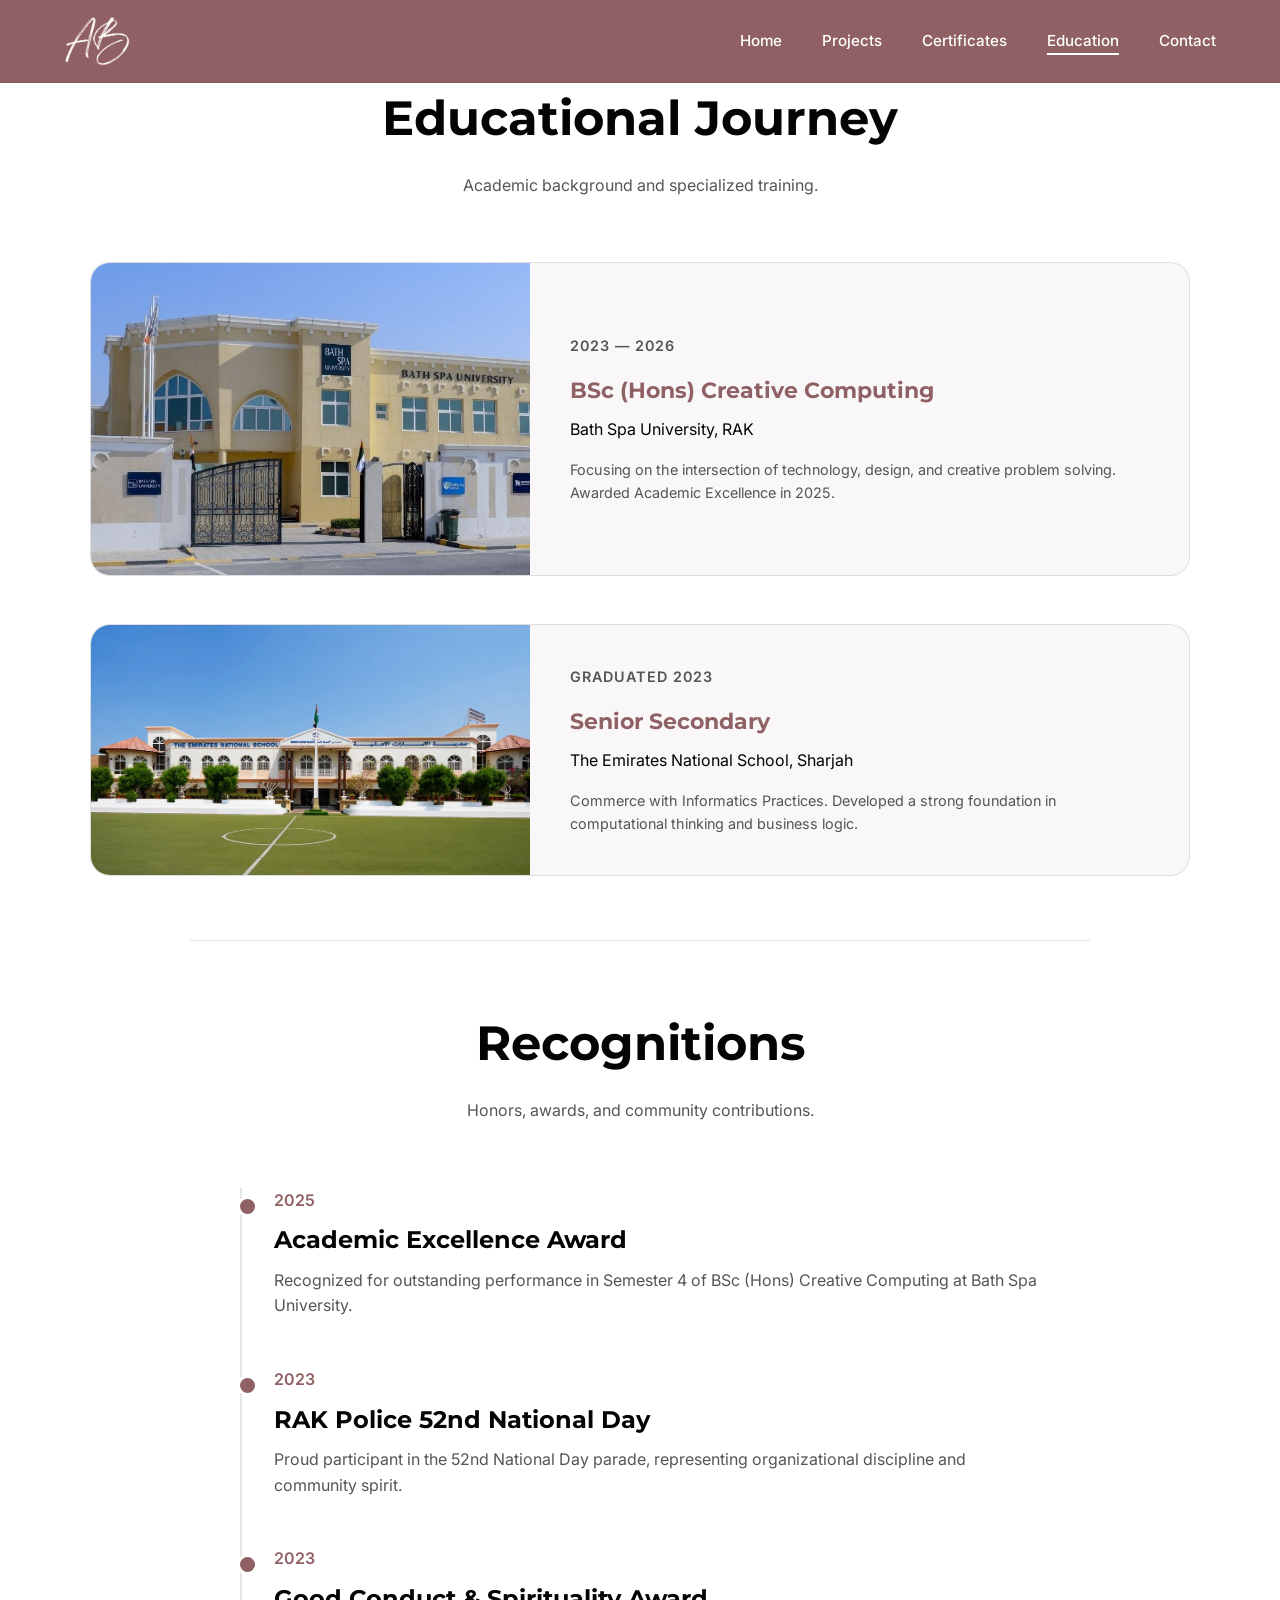
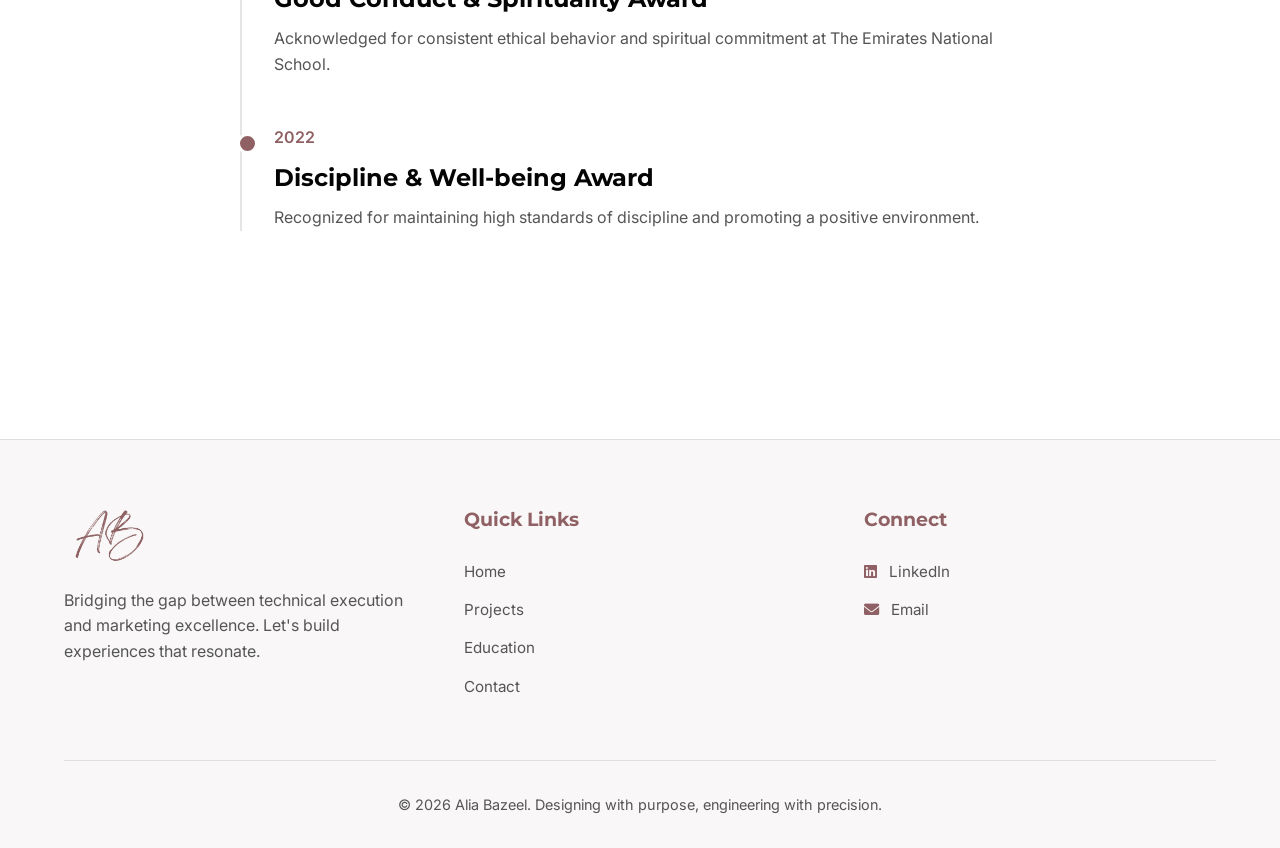
<file: education-achievements.html>
<!DOCTYPE html>
<html lang="en">
<head>
    <meta charset="UTF-8">
    <meta name="viewport" content="width=device-width, initial-scale=1.0">
    <title>Education & Achievements | Alia Bazeel</title>
    <link rel="stylesheet" href="css/common.css">
    <link rel="stylesheet" href="css/education-achievements.css">
    <link href="https://unpkg.com/aos@2.3.1/dist/aos.css" rel="stylesheet">
    <link rel="stylesheet" href="https://cdnjs.cloudflare.com/ajax/libs/font-awesome/6.0.0/css/all.min.css">
</head>
<body>
    <header>
        <a href="index.html" style="display: flex; align-items: center;">
            <img src="images/LogoHeader.png" alt="Alia Bazeel Logo" class="logo-img" id="persona-toggle" style="height: 50px; width: auto; cursor: pointer;">
        </a>
        <button class="nav-toggle" id="nav-toggle" aria-label="Toggle menu">
            <span></span>
            <span></span>
            <span></span>
        </button>
        <nav>
            <ul>
                <li><a href="index.html">Home</a></li>
                <li><a href="projects.html">Projects</a></li>
                <li><a href="certificates.html">Certificates</a></li>
                <li><a href="education-achievements.html" class="active">Education</a></li>
                <li><a href="contact.html">Contact</a></li>
            </ul>
        </nav>
    </header>

    <main class="section-padding">
        <!-- Education Section -->
        <div data-aos="fade-up" style="text-align: center;">
            <h1 style="font-size: 3rem; margin-bottom: 1rem;">Educational Journey</h1>
            <p style="color: var(--text-muted);">Academic background and specialized training.</p>
        </div>

        <div class="course-list">
            <!-- Bath Spa -->
            <div class="course-card" data-aos="fade-up">
                <img src="images/educatedAt/BSU-RAK.jfif" alt="Bath Spa University RAK" class="course-image">
                <div class="course-info">
                    <span class="institution">2023 — 2026</span>
                    <h3>BSc (Hons) Creative Computing</h3>
                    <p>Bath Spa University, RAK</p>
                    <p style="color: var(--text-muted); font-size: 0.9rem; margin-top: 1rem;">Focusing on the intersection of technology, design, and creative problem solving. Awarded Academic Excellence in 2025.</p>
                </div>
            </div>
            
            <!-- Emirates National School -->
            <div class="course-card" data-aos="fade-up" data-aos-delay="100">
                <img src="images/educatedAt/TENS-SHJ.jpg" alt="The Emirates National School Sharjah" class="course-image">
                <div class="course-info">
                    <span class="institution">Graduated 2023</span>
                    <h3>Senior Secondary</h3>
                    <p>The Emirates National School, Sharjah</p>
                    <p style="color: var(--text-muted); font-size: 0.9rem; margin-top: 1rem;">Commerce with Informatics Practices. Developed a strong foundation in computational thinking and business logic.</p>
                </div>
            </div>
        </div>

        <div class="section-divider"></div>

        <!-- Recognitions Section -->
        <div data-aos="fade-up" style="text-align: center; margin-top: 4rem;">
            <h1 style="font-size: 3rem; margin-bottom: 1rem;">Recognitions</h1>
            <p style="color: var(--text-muted);">Honors, awards, and community contributions.</p>
        </div>

        <div class="timeline">
            <div class="timeline-item" data-aos="fade-up">
                <span class="timeline-date">2025</span>
                <div class="timeline-content">
                    <h3>Academic Excellence Award</h3>
                    <p style="color: var(--text-muted);">Recognized for outstanding performance in Semester 4 of BSc (Hons) Creative Computing at Bath Spa University.</p>
                </div>
            </div>
            <div class="timeline-item" data-aos="fade-up" data-aos-delay="100">
                <span class="timeline-date">2023</span>
                <div class="timeline-content">
                    <h3>RAK Police 52nd National Day</h3>
                    <p style="color: var(--text-muted);">Proud participant in the 52nd National Day parade, representing organizational discipline and community spirit.</p>
                </div>
            </div>
            <div class="timeline-item" data-aos="fade-up" data-aos-delay="200">
                <span class="timeline-date">2023</span>
                <div class="timeline-content">
                    <h3>Good Conduct & Spirituality Award</h3>
                    <p style="color: var(--text-muted);">Acknowledged for consistent ethical behavior and spiritual commitment at The Emirates National School.</p>
                </div>
            </div>
            <div class="timeline-item" data-aos="fade-up" data-aos-delay="300">
                <span class="timeline-date">2022</span>
                <div class="timeline-content">
                    <h3>Discipline & Well-being Award</h3>
                    <p style="color: var(--text-muted);">Recognized for maintaining high standards of discipline and promoting a positive environment.</p>
                </div>
            </div>
        </div>
    </main>

    <footer class="site-footer">
        <div class="footer-content">
            <div class="footer-section">
                <img src="images/LogoFooter.png" alt="Alia Bazeel Logo" class="logo-img" style="height: 60px; width: auto; margin-bottom: 1rem;">
                <p>Bridging the gap between technical execution and marketing excellence. Let's build experiences that resonate.</p>
            </div>
            <div class="footer-section">
                <h4>Quick Links</h4>
                <ul>
                    <li><a href="index.html">Home</a></li>
                    <li><a href="projects.html">Projects</a></li>
                    <li><a href="education-achievements.html">Education</a></li>
                    <li><a href="contact.html">Contact</a></li>
                </ul>
            </div>
            <div class="footer-section">
                <h4>Connect</h4>
                <ul class="social-links">
                    <li><a href="https://www.linkedin.com/in/alia-bazeel-08a8892a9/" target="_blank"><i class="fab fa-linkedin"></i> LinkedIn</a></li>
                    <li><a href="mailto:aliacp123@gmail.com"><i class="fas fa-envelope"></i> Email</a></li>
                </ul>
            </div>
        </div>
        <div class="footer-bottom">
            <p>&copy; 2026 Alia Bazeel. Designing with purpose, engineering with precision.</p>
        </div>
    </footer>

    <script src="https://unpkg.com/aos@2.3.1/dist/aos.js"></script>
    <script src="js/common.js"></script>
    <script>
        AOS.init({ duration: 1000, once: true });
    </script>
</body>
</html>
</file>
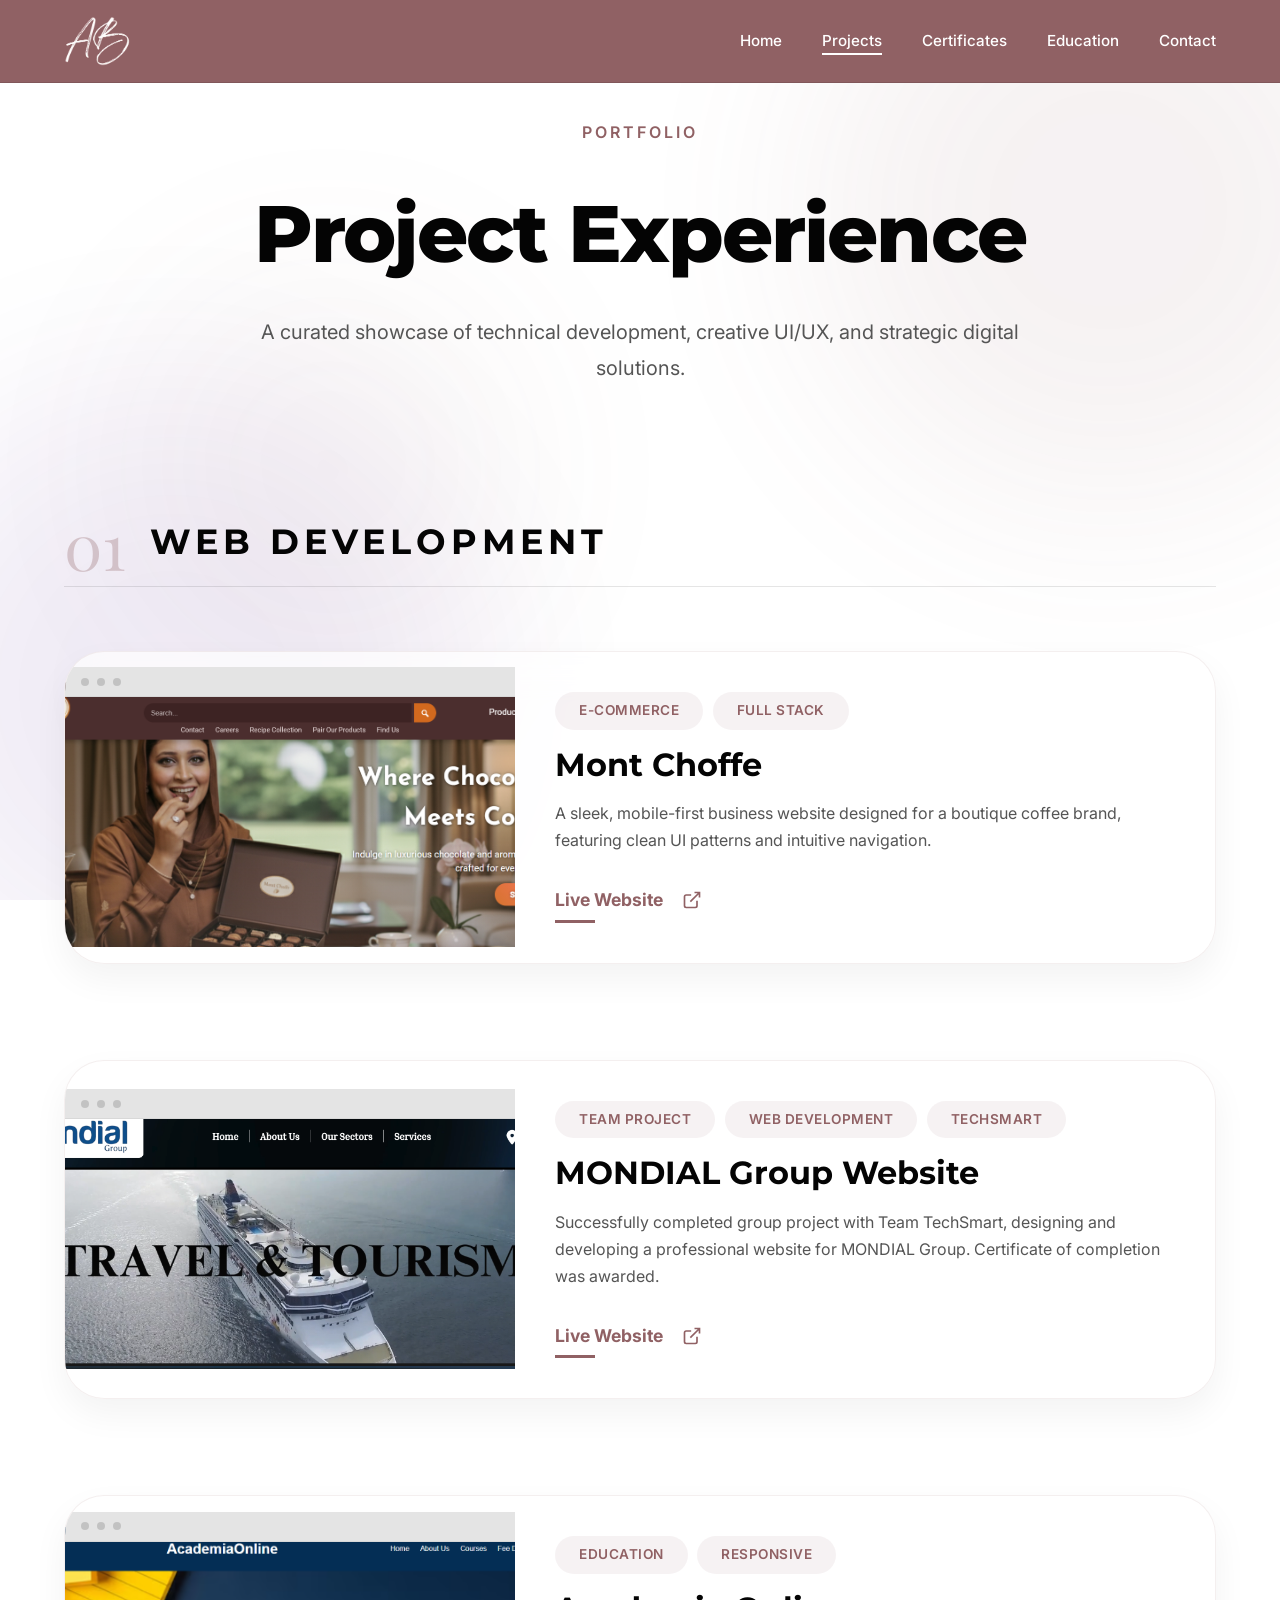
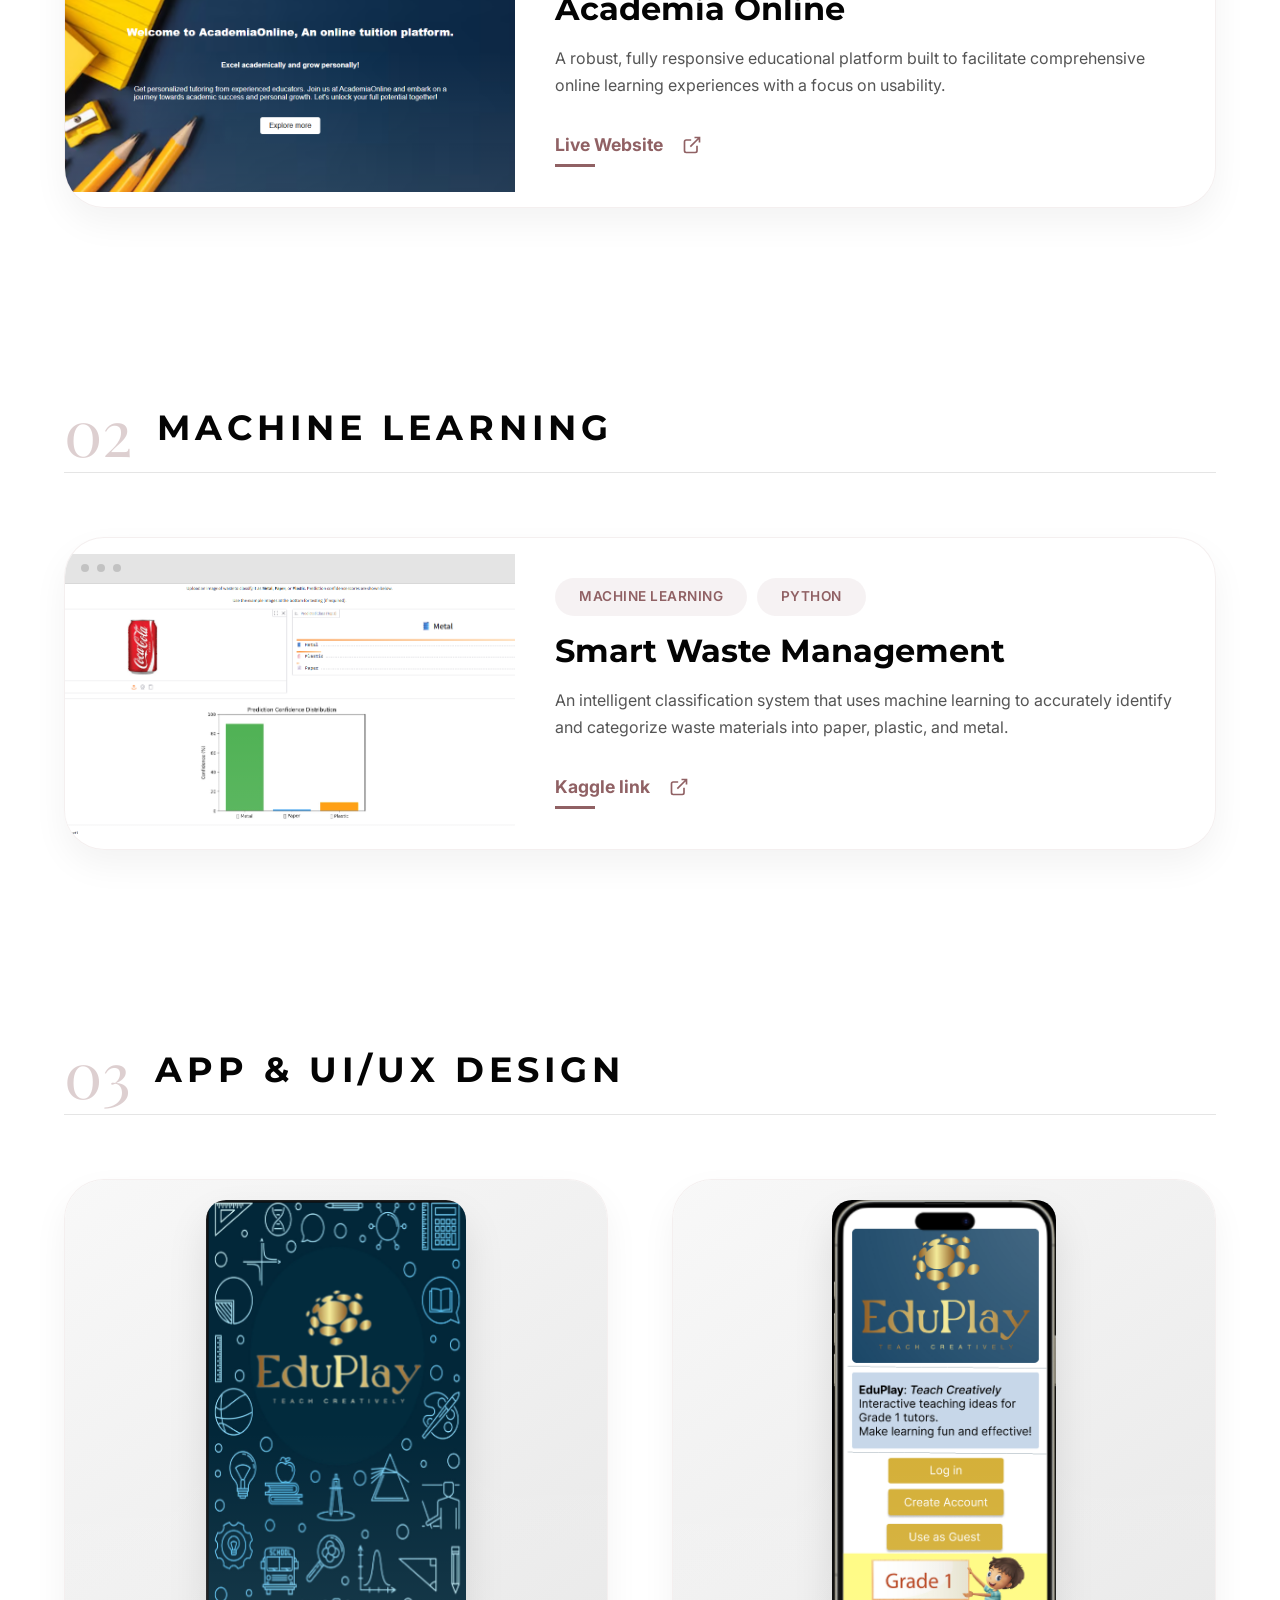
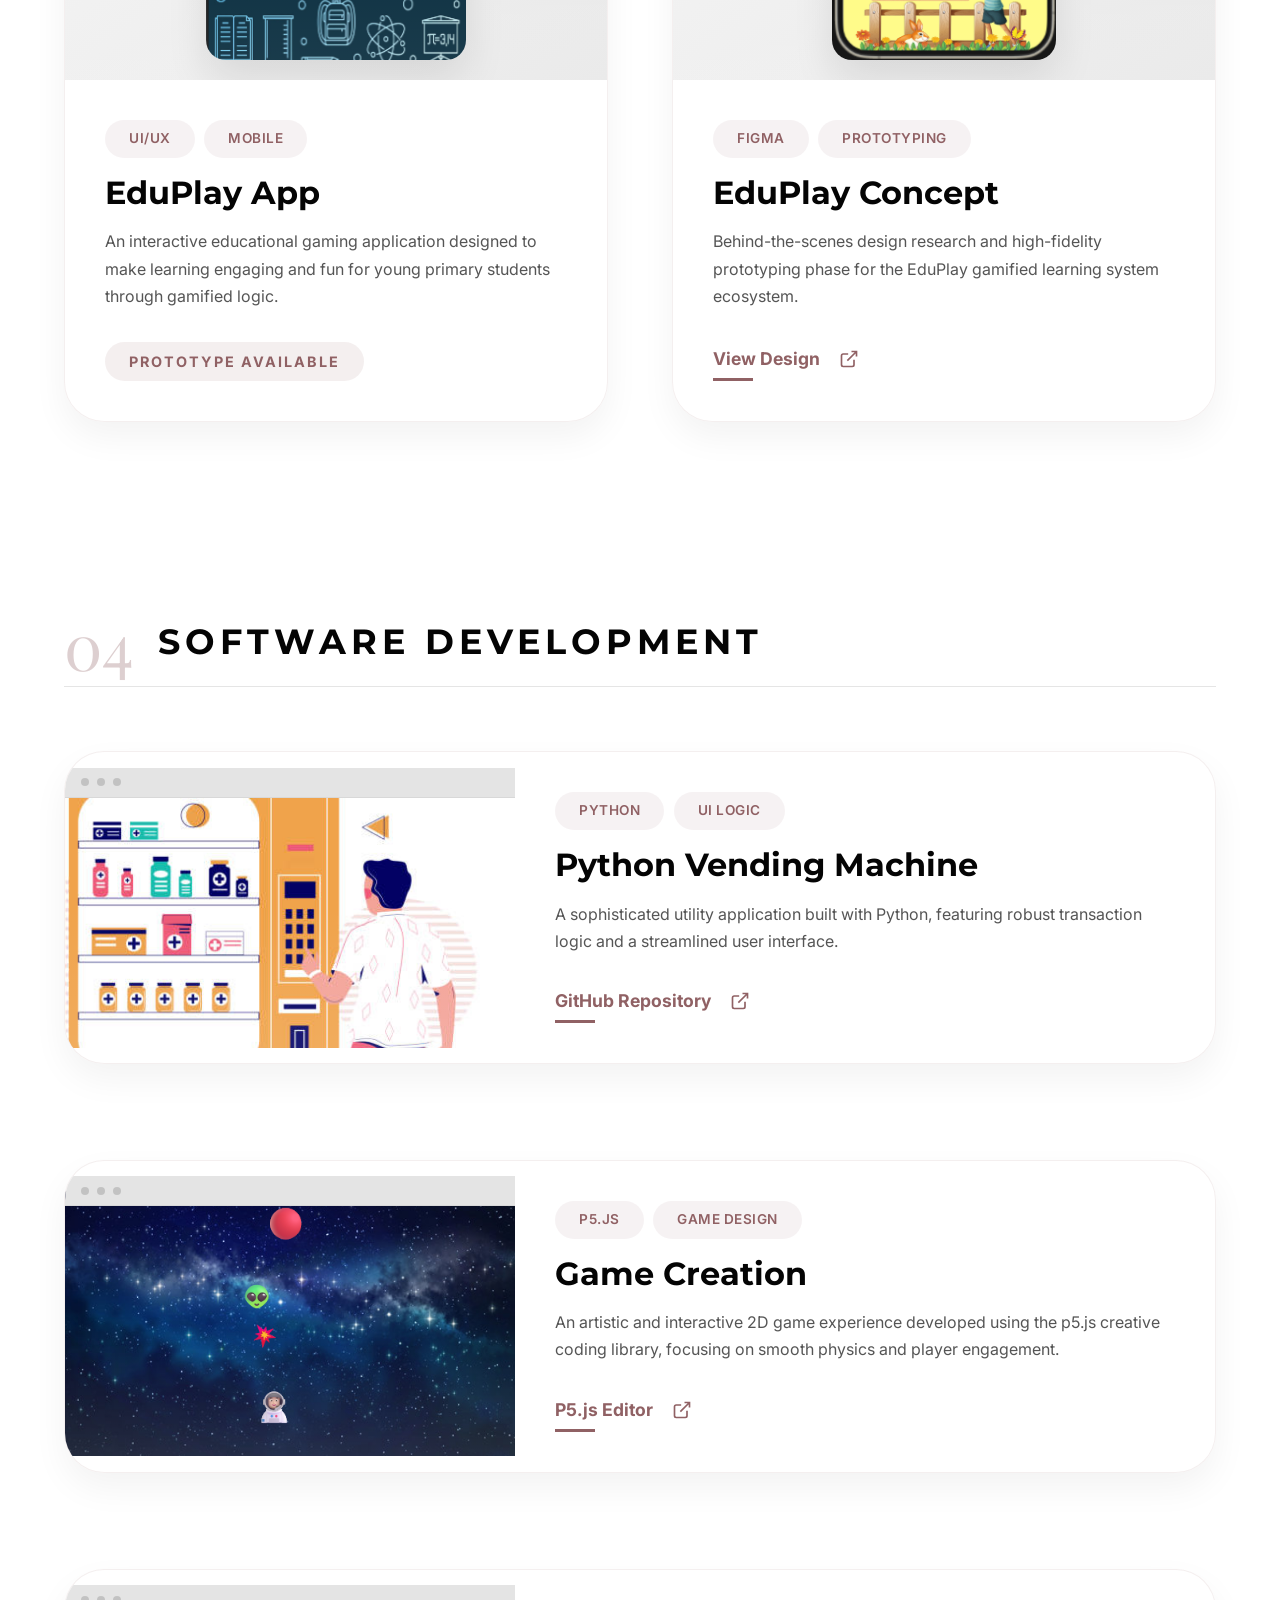
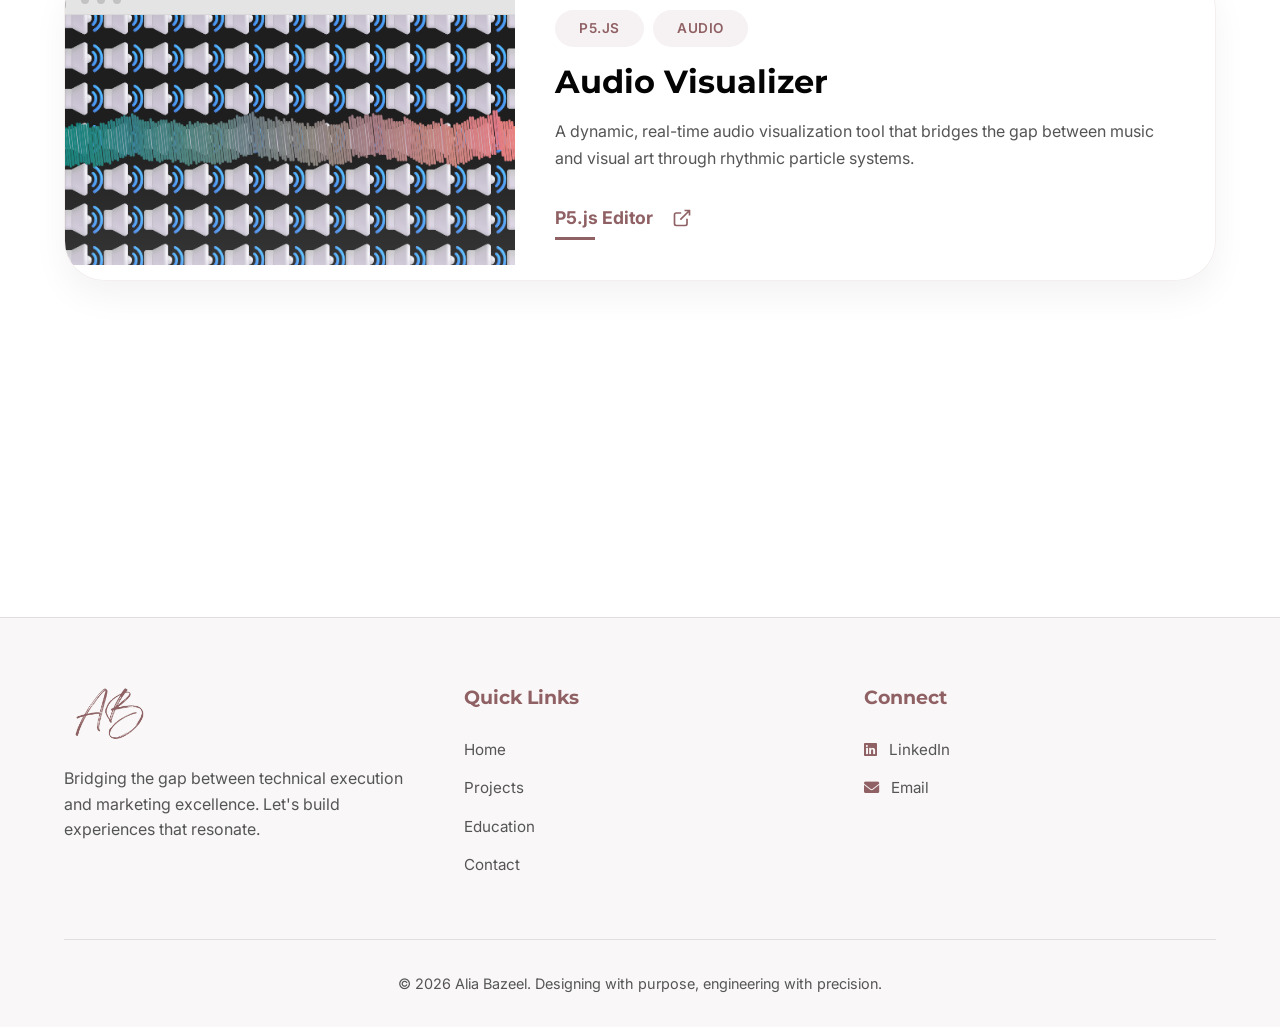
<file: projects.html>
<!DOCTYPE html>
<html lang="en">

<head>
    <meta charset="UTF-8">
    <meta name="viewport" content="width=device-width, initial-scale=1.0">
    <title>Projects | Alia Bazeel</title>
    <link rel="stylesheet" href="css/common.css">
    <link rel="stylesheet" href="css/projects.css">
    <link href="https://unpkg.com/aos@2.3.1/dist/aos.css" rel="stylesheet">
    <link rel="stylesheet" href="https://cdnjs.cloudflare.com/ajax/libs/font-awesome/6.0.0/css/all.min.css">
</head>

<body>
    <header>
        <a href="index.html" style="display: flex; align-items: center;">
            <img src="images/LogoHeader.png" alt="Alia Bazeel Logo" class="logo-img" id="persona-toggle"
                style="height: 50px; width: auto; cursor: pointer;">
        </a>
        <button class="nav-toggle" id="nav-toggle" aria-label="Toggle menu">
            <span></span>
            <span></span>
            <span></span>
        </button>
        <nav>
            <ul>
                <li><a href="index.html">Home</a></li>
                <li><a href="projects.html" class="active">Projects</a></li>
                <li><a href="certificates.html">Certificates</a></li>
                <li><a href="education-achievements.html">Education</a></li>
                <li><a href="contact.html">Contact</a></li>
            </ul>
        </nav>
    </header>

    <main class="projects-main">
        <!-- Background Blobs -->
        <div class="projects-bg">
            <div class="blob blob-1"></div>
            <div class="blob blob-2"></div>
            <div class="blob blob-3"></div>
        </div>

        <section class="projects-hero" data-aos="fade-up">
            <span class="section-subtitle">Portfolio</span>
            <h1>Project Experience</h1>
            <p>A curated showcase of technical development, creative UI/UX, and strategic digital solutions.</p>
        </section>

        <!-- Web Development Section -->
        <section class="project-section" data-aos="fade-up">
            <div class="category-header">
                <span class="category-number">01</span>
                <h2>Web Development</h2>
            </div>

            <div class="project-grid horizontal">
                <!-- Project 1: Mont Choffe -->
                <article class="project-card web-project" data-aos="fade-up">
                    <div class="project-img-container">
                        <div class="browser-mockup-header">
                            <span></span><span></span><span></span>
                        </div>
                        <img src="images/projectProof/MontChoffe (2026).png" alt="Mont Choffe eCommerce Website" onerror="this.src='images/project-proof-placeholder.jpg';this.onerror='';">
                        <div class="img-overlay"></div>
                    </div>
                    <div class="project-content">
                        <div class="project-tags">
                            <span class="tag">E-commerce</span>
                            <span class="tag">Full Stack</span>
                        </div>
                        <h3>Mont Choffe</h3>
                        <p>A sleek, mobile-first business website designed for a boutique coffee brand, featuring clean UI patterns and intuitive navigation.</p>
                        <div class="project-actions">
                            <a href="https://alia-bazeel.github.io/Mont_Choffe-Y3-Sem5/" target="_blank" class="project-link">
                                <span>Live Website</span>
                                <svg width="20" height="20" viewBox="0 0 24 24" fill="none" stroke="currentColor" stroke-width="2">
                                    <path d="M18 13v6a2 2 0 0 1-2 2H5a2 2 0 0 1-2-2V8a2 2 0 0 1 2-2h6M15 3h6v6M10 14L21 3" />
                                </svg>
                            </a>
                        </div>
                    </div>
                </article>

                <!-- Project 9: Mondial website -->
                <article class="project-card web-project" data-aos="fade-up">
                    <div class="project-img-container">
                        <div class="browser-mockup-header">
                            <span></span><span></span><span></span>
                        </div>
                        <img src="images/projectProof/Mondial.png" alt="MONDIAL Group Website - TechSmart Team" onerror="this.src='images/project-proof-placeholder.jpg';this.onerror='';">
                        <div class="img-overlay"></div>
                    </div>
                    <div class="project-content">
                        <div class="project-tags">
                            <span class="tag">Team Project</span>
                            <span class="tag">Web Development</span>
                            <span class="tag">TechSmart</span>
                        </div>
                        <h3>MONDIAL Group Website</h3>
                        <p>Successfully completed group project with Team TechSmart, designing and developing a professional website for MONDIAL Group. Certificate of completion was awarded.</p>
                        <div class="project-actions">
                            <a href="https://mondialgroup.onrender.com/" target="_blank" class="project-link">
                                <span>Live Website</span>
                                <svg width="20" height="20" viewBox="0 0 24 24" fill="none" stroke="currentColor" stroke-width="2">
                                    <path d="M18 13v6a2 2 0 0 1-2 2H5a2 2 0 0 1-2-2V8a2 2 0 0 1 2-2h6M15 3h6v6M10 14L21 3" />
                                </svg>
                            </a>
                        </div>
                    </div>
                </article>

                <!-- Project 2: Academia Online -->
                <article class="project-card web-project" data-aos="fade-up">
                    <div class="project-img-container">
                        <div class="browser-mockup-header">
                            <span></span><span></span><span></span>
                        </div>
                        <img src="images/projectProof/AcademiaOnline (2024).png" alt="Academia Online Learning Platform" onerror="this.src='images/project-proof-placeholder.jpg';this.onerror='';">
                        <div class="img-overlay"></div>
                    </div>
                    <div class="project-content">
                        <div class="project-tags">
                            <span class="tag">Education</span>
                            <span class="tag">Responsive</span>
                        </div>
                        <h3>Academia Online</h3>
                        <p>A robust, fully responsive educational platform built to facilitate comprehensive online learning experiences with a focus on usability.</p>
                        <div class="project-actions">
                            <a href="https://alia-bazeel123.github.io/AcademiaOnline/" target="_blank" class="project-link">
                                <span>Live Website</span>
                                <svg width="20" height="20" viewBox="0 0 24 24" fill="none" stroke="currentColor" stroke-width="2">
                                    <path d="M18 13v6a2 2 0 0 1-2 2H5a2 2 0 0 1-2-2V8a2 2 0 0 1 2-2h6M15 3h6v6M10 14L21 3" />
                                </svg>
                            </a>
                        </div>
                    </div>
                </article>
            </div>
        </section>

        <!-- Machine Learning Section -->
        <section class="project-section" data-aos="fade-up">
            <div class="category-header">
                <span class="category-number">02</span>
                <h2>Machine Learning</h2>
            </div>
            <div class="project-grid horizontal">
                <!-- Project 8: Smart Waste Management (ML) -->
                <article class="project-card soft-project" data-aos="fade-up">
                    <div class="project-img-container">
                        <div class="browser-mockup-header">
                            <span></span><span></span><span></span>
                        </div>
                        <img src="images/projectProof/smart_waste_ml.png" alt="Smart Waste Management ML Dashboard" onerror="this.src='images/project-proof-placeholder.jpg';this.onerror='';">
                        <div class="img-overlay"></div>
                    </div>
                    <div class="project-content">
                        <div class="project-tags">
                            <span class="tag">Machine Learning</span>
                            <span class="tag">Python</span>
                        </div>
                        <h3>Smart Waste Management</h3>
                        <p>An intelligent classification system that uses machine learning to accurately identify and categorize waste materials into paper, plastic, and metal.</p>
                        <div class="project-actions">
                            <a href="https://www.kaggle.com/code/aliabintbazeel/a2-smart-waste-classification-using-ml" target="_blank" class="project-link">
                                <span>Kaggle link</span>
                                <svg width="20" height="20" viewBox="0 0 24 24" fill="none" stroke="currentColor" stroke-width="2"><path d="M18 13v6a2 2 0 0 1-2 2H5a2 2 0 0 1-2-2V8a2 2 0 0 1 2-2h6M15 3h6v6M10 14L21 3"/></svg>
                            </a>
                        </div>
                    </div>
                </article>
            </div>
        </section>

        <!-- App Development & UI/UX Section -->
        <section class="project-section" data-aos="fade-up">
            <div class="category-header">
                <span class="category-number">03</span>
                <h2>App & UI/UX Design</h2>
            </div>

            <div class="project-grid app-grid">
                <!-- Project 3: EduPlay App -->
                <article class="project-card app-project" data-aos="fade-up">
                    <div class="project-img-container portrait">
                        <img src="images/projectProof/EduPlay-App (2025).png" alt="EduPlay App Interface" onerror="this.src='images/project-proof-placeholder.jpg';this.onerror='';">
                        <div class="img-overlay"></div>
                    </div>
                    <div class="project-content">
                        <div class="project-tags">
                            <span class="tag">UI/UX</span>
                            <span class="tag">Mobile</span>
                        </div>
                        <h3>EduPlay App</h3>
                        <p>An interactive educational gaming application designed to make learning engaging and fun for young primary students through gamified logic.</p>
                        <div class="project-actions">
                            <span class="coming-soon">Prototype Available</span>
                        </div>
                    </div>
                </article>

                <!-- Project 4: EduPlay Figma Concept -->
                <article class="project-card app-project" data-aos="fade-up">
                    <div class="project-img-container portrait">
                        <img src="images/projectProof/EduPlay-Figma (2024).png" alt="EduPlay Figma Design Concept" onerror="this.src='images/project-proof-placeholder.jpg';this.onerror='';">
                        <div class="img-overlay"></div>
                    </div>
                    <div class="project-content">
                        <div class="project-tags">
                            <span class="tag">Figma</span>
                            <span class="tag">Prototyping</span>
                        </div>
                        <h3>EduPlay Concept</h3>
                        <p>Behind-the-scenes design research and high-fidelity prototyping phase for the EduPlay gamified learning system ecosystem.</p>
                        <div class="project-actions">
                            <a href="https://www.figma.com/design/EyISbqVn7yp2MLm3vcC9ye/EduPlay?node-id=0-1&t=6YU2ePxapGr3Ks3Q-1" target="_blank" class="project-link">
                                <span>View Design</span>
                                <svg width="20" height="20" viewBox="0 0 24 24" fill="none" stroke="currentColor" stroke-width="2">
                                    <path d="M18 13v6a2 2 0 0 1-2 2H5a2 2 0 0 1-2-2V8a2 2 0 0 1 2-2h6M15 3h6v6M10 14L21 3" />
                                </svg>
                            </a>
                        </div>
                    </div>
                </article>
            </div>
        </section>
        
        <!-- Software Development Section -->
        <section class="project-section" data-aos="fade-up">
            <div class="category-header">
                <span class="category-number">04</span>
                <h2>Software Development</h2>
            </div>
            <div class="project-grid horizontal">
                <!-- Project 5: Vending Machine -->
                <article class="project-card soft-project" data-aos="fade-up">
                    <div class="project-img-container">
                        <div class="browser-mockup-header">
                            <span></span><span></span><span></span>
                        </div>
                        <img src="images/projectProof/vending_machine.png" alt="Python Vending Machine Interface" onerror="this.src='images/project-proof-placeholder.jpg';this.onerror='';">
                        <div class="img-overlay"></div>
                    </div>
                    <div class="project-content">
                        <div class="project-tags">
                            <span class="tag">Python</span>
                            <span class="tag">UI Logic</span>
                        </div>
                        <h3>Python Vending Machine</h3>
                        <p>A sophisticated utility application built with Python, featuring robust transaction logic and a streamlined user interface.</p>
                        <div class="project-actions">
                            <a href="https://github.com/Bath-Spa-Students/utility-app-Alia-Bazeel123.git" target="_blank" class="project-link">
                                <span>GitHub Repository</span>
                                <svg width="20" height="20" viewBox="0 0 24 24" fill="none" stroke="currentColor" stroke-width="2"><path d="M18 13v6a2 2 0 0 1-2 2H5a2 2 0 0 1-2-2V8a2 2 0 0 1 2-2h6M15 3h6v6M10 14L21 3"/></svg>
                            </a>
                        </div>
                    </div>
                </article>

                <!-- Project 6: p5.js Game -->
                <article class="project-card soft-project" data-aos="fade-up">
                    <div class="project-img-container">
                        <div class="browser-mockup-header">
                            <span></span><span></span><span></span>
                        </div>
                        <img src="images/projectProof/p5js_game.png" alt="p5.js Game Design" onerror="this.src='images/project-proof-placeholder.jpg';this.onerror='';">
                        <div class="img-overlay"></div>
                    </div>
                    <div class="project-content">
                        <div class="project-tags">
                            <span class="tag">p5.js</span>
                            <span class="tag">Game Design</span>
                        </div>
                        <h3>Game Creation</h3>
                        <p>An artistic and interactive 2D game experience developed using the p5.js creative coding library, focusing on smooth physics and player engagement.</p>
                        <div class="project-actions">
                            <a href="https://editor.p5js.org/Alia_Bazeel/sketches/K25GKSBYp" target="_blank" class="project-link">
                                <span>P5.js Editor</span>
                                <svg width="20" height="20" viewBox="0 0 24 24" fill="none" stroke="currentColor" stroke-width="2"><path d="M18 13v6a2 2 0 0 1-2 2H5a2 2 0 0 1-2-2V8a2 2 0 0 1 2-2h6M15 3h6v6M10 14L21 3"/></svg>
                            </a>
                        </div>
                    </div>
                </article>

                <!-- Project 7: Audio Visualizer -->
                <article class="project-card soft-project" data-aos="fade-up">
                    <div class="project-img-container">
                        <div class="browser-mockup-header">
                            <span></span><span></span><span></span>
                        </div>
                        <img src="images/projectProof/audio_visualizer.png" alt="p5.js Audio Visualizer" onerror="this.src='images/project-proof-placeholder.jpg';this.onerror='';">
                        <div class="img-overlay"></div>
                    </div>
                    <div class="project-content">
                        <div class="project-tags">
                            <span class="tag">p5.js</span>
                            <span class="tag">Audio</span>
                        </div>
                        <h3>Audio Visualizer</h3>
                        <p>A dynamic, real-time audio visualization tool that bridges the gap between music and visual art through rhythmic particle systems.</p>
                        <div class="project-actions">
                            <a href="https://editor.p5js.org/Alia_Bazeel/sketches/KFBgg3QTM" target="_blank" class="project-link">
                                <span>P5.js Editor</span>
                                <svg width="20" height="20" viewBox="0 0 24 24" fill="none" stroke="currentColor" stroke-width="2"><path d="M18 13v6a2 2 0 0 1-2 2H5a2 2 0 0 1-2-2V8a2 2 0 0 1 2-2h6M15 3h6v6M10 14L21 3"/></svg>
                            </a>
                        </div>
                    </div>
                </article>
            </div>
        </section>
    </main>

    <footer class="site-footer">
        <div class="footer-content">
            <div class="footer-section">
                <img src="images/LogoFooter.png" alt="Alia Bazeel Logo" class="logo-img" style="height: 60px; width: auto; margin-bottom: 1rem;">
                <p>Bridging the gap between technical execution and marketing excellence. Let's build experiences that resonate.</p>
            </div>
            <div class="footer-section">
                <h4>Quick Links</h4>
                <ul>
                    <li><a href="index.html">Home</a></li>
                    <li><a href="projects.html">Projects</a></li>
                    <li><a href="education-achievements.html">Education</a></li>
                    <li><a href="contact.html">Contact</a></li>
                </ul>
            </div>
            <div class="footer-section">
                <h4>Connect</h4>
                <ul class="social-links">
                    <li><a href="https://www.linkedin.com/in/alia-bazeel-08a8892a9/" target="_blank"><i class="fab fa-linkedin"></i> LinkedIn</a></li>
                    <li><a href="mailto:aliacp123@gmail.com"><i class="fas fa-envelope"></i> Email</a></li>
                </ul>
            </div>
        </div>
        <div class="footer-bottom">
            <p>&copy; 2026 Alia Bazeel. Designing with purpose, engineering with precision.</p>
        </div>
    </footer>

    <script src="https://unpkg.com/aos@2.3.1/dist/aos.js"></script>
    <script src="js/common.js"></script>
    <script>
        AOS.init({ duration: 1000, once: true });
    </script>
</body>

</html>
</file>
<file: css/common.css>
@import url('https://fonts.googleapis.com/css2?family=Montserrat:wght@400;600;700&family=Inter:wght@400;500&family=Playfair+Display:wght@700&display=swap');

:root {
    /* Unified Global Palette: Rose, White, Black */
    --primary: #906164;
    --secondary: #040404;
    --accent: #906164;
    --bg: #ffffff;
    --card-bg: rgba(144, 97, 100, 0.05);
    --text: #040404;
    --text-muted: #555555;
    --nav-bg: #906164;
    --border: rgba(4, 4, 4, 0.1);
    --transition: all 0.4s cubic-bezier(0.4, 0, 0.2, 1);
    --glass: blur(10px);
}

/* Base Styles */
* {
    margin: 0;
    padding: 0;
    box-sizing: border-box;
}

body {
    background-color: var(--bg);
    color: var(--text);
    font-family: 'Inter', sans-serif;
    line-height: 1.6;
    overflow-x: hidden;
    transition: var(--transition);
}

h1, h2, h3, h4, .logo {
    font-family: 'Montserrat', sans-serif;
    font-weight: 700;
}

a {
    text-decoration: none;
    color: inherit;
    transition: var(--transition);
}

/* Layout Elements */
header {
    position: fixed;
    top: 0;
    width: 100%;
    z-index: 1000;
    background: var(--nav-bg);
    backdrop-filter: var(--glass);
    border-bottom: 1px solid var(--border);
    padding: 1rem 5%;
    display: flex;
    justify-content: space-between;
    align-items: center;
    gap: 2rem;
}

.logo {
    font-size: 1.5rem;
    cursor: pointer;
    background: linear-gradient(135deg, var(--primary), var(--secondary));
    -webkit-background-clip: text;
    background-clip: text;
    -webkit-text-fill-color: transparent;
}

nav ul {
    display: flex;
    gap: 2.5rem;
    list-style: none;
    align-items: center;
}

nav a {
    color: white !important;
    font-weight: 500;
    font-size: 0.95rem;
    position: relative;
}

nav a::after {
    content: '';
    position: absolute;
    bottom: -5px;
    left: 0;
    width: 0;
    height: 2px;
    background: white;
    transition: var(--transition);
}

nav a:hover::after, nav a.active::after {
    width: 100%;
}

.nav-toggle {
    display: none;
    flex-direction: column;
    gap: 5px;
    background: transparent;
    border: none;
    cursor: pointer;
    z-index: 1001;
}

.nav-toggle span {
    display: block;
    width: 25px;
    height: 2px;
    background-color: white;
    transition: var(--transition);
}

.nav-toggle.active span:nth-child(1) {
    transform: rotate(45deg) translate(5px, 5px);
}

.nav-toggle.active span:nth-child(2) {
    opacity: 0;
}

.nav-toggle.active span:nth-child(3) {
    transform: rotate(-45deg) translate(7px, -7px);
}

/* Common Components */
.section-padding {
    padding: 80px 5%;
}

.category-title {
    font-size: 2rem;
    margin-bottom: 3rem;
    position: relative;
    padding-bottom: 10px;
}

.category-title::after {
    content: '';
    position: absolute;
    bottom: 0;
    left: 0;
    width: 60px;
    height: 4px;
    background: var(--primary);
}

.section-header {
    text-align: center;
    margin-bottom: 3rem;
}

.section-header h2 {
    font-size: 2.5rem;
    margin-top: 0.5rem;
}

.section-subtitle {
    margin-bottom: 1rem;
    display: block;
    font-size: 1rem;
    letter-spacing: 3px;
    color: var(--primary);
    text-transform: uppercase;
    font-weight: 600;
}

.btn {
    display: inline-block;
    padding: 0.85rem 2rem;
    border-radius: 50px;
    font-weight: 600;
    cursor: pointer;
    border: none;
    transition: var(--transition);
}

.btn-primary {
    background: var(--primary);
    color: white;
}

.btn-primary:hover {
    transform: translateY(-3px);
    box-shadow: 0 10px 20px rgba(0, 0, 0, 0.1);
    background: var(--secondary);
}

.btn-secondary {
    background: transparent;
    color: var(--text);
    border: 2px solid var(--border);
}

.btn-secondary:hover {
    background: var(--primary);
    color: white;
    border-color: var(--primary);
    transform: translateY(-3px);
    box-shadow: 0 10px 20px rgba(0, 0, 0, 0.1);
}

/* Animations */
@keyframes float {
    from { transform: translate(-20%, -20%) scale(1); }
    to { transform: translate(20%, 20%) scale(1.2); }
}

/* Footer */
.site-footer {
    background: var(--card-bg);
    border-top: 1px solid var(--border);
    padding: 4rem 5% 2rem;
    margin-top: 4rem;
}

.footer-content {
    max-width: 1200px;
    margin: 0 auto;
    display: grid;
    grid-template-columns: repeat(auto-fit, minmax(250px, 1fr));
    gap: 3rem;
    margin-bottom: 3rem;
}

.footer-section h4 {
    font-size: 1.2rem;
    margin-bottom: 1.5rem;
    color: var(--primary);
    text-align: left;
}

.footer-section p {
    color: var(--text-muted);
    line-height: 1.6;
}

.footer-section ul {
    list-style: none;
    padding: 0;
    margin: 0;
    text-align: left;
}

.footer-section ul li {
    margin-bottom: 0.8rem;
}

.footer-section ul a {
    color: var(--text-muted);
    font-size: 0.95rem;
    transition: var(--transition);
}

.footer-section ul a:hover {
    color: var(--primary);
    padding-left: 5px;
}

.social-links {
    display: flex;
    flex-direction: column;
    align-items: flex-start;
}

/* Update footer social links */
.social-links li a i {
    margin-right: 0.5rem;
    color: var(--primary);
    transition: var(--transition);
}

.social-links li a:hover i {
    transform: translateX(3px);
}

.footer-bottom {
    text-align: center;
    padding-top: 2rem;
    border-top: 1px solid var(--border);
    color: var(--text-muted);
    font-size: 0.9rem;
}

/* Responsive (Common) */
@media (max-width: 992px) {
    .nav-toggle { display: flex; }
    
    nav {
        position: fixed;
        top: 0;
        right: -100%;
        width: 70%;
        height: 100vh;
        background: var(--nav-bg);
        display: flex;
        align-items: center;
        justify-content: center;
        transition: var(--transition);
    }
    
    nav.active {
        right: 0;
    }
    
    nav ul {
        flex-direction: column;
        align-items: center;
        gap: 2.5rem;
    }
}

@media (max-width: 768px) {
    .section-padding { padding: 60px 5%; }
}

@media (max-width: 480px) {
    .footer-content { grid-template-columns: 1fr; }
}
</file>
<file: css/home.css>
/* Home Page Specific Styles */

.hero {
    min-height: 100vh;
    display: flex;
    flex-direction: column;
    justify-content: center;
    align-items: center;
    text-align: center;
    padding: 2rem 5%;
    position: relative;
    overflow: hidden;
}

.hero-content {
    z-index: 2;
    max-width: 800px;
}

.hero h1 {
    font-size: 5.5rem;
    margin: 0.5rem 0 1.5rem;
    letter-spacing: -3px;
    font-weight: 800;
}

.hero-subtitle-caps {
    font-size: 0.9rem;
    letter-spacing: 4px;
    color: var(--primary);
    font-weight: 600;
    text-transform: uppercase;
    display: block;
}

.hero-role {
    font-size: 1.8rem;
    color: var(--primary);
    font-weight: 500;
    margin-bottom: 1.5rem;
    display: block;
    opacity: 0.8;
}

.hero-description {
    max-width: 650px;
    margin: 0 auto 3rem;
    font-size: 1.2rem;
    color: var(--text-muted);
    line-height: 1.6;
}

.hero-blob {
    position: absolute;
    width: 600px;
    height: 600px;
    background: radial-gradient(circle, var(--primary) 0%, transparent 70%);
    filter: blur(100px);
    opacity: 0.2;
    border-radius: 50%;
    z-index: 1;
    top: -10%;
    left: -10%;
    animation: float 20s infinite alternate;
}

.about-wrapper {
    display: flex;
    justify-content: center;
    align-items: flex-start;
    gap: 3rem;
    max-width: 2750px;
    margin: 0 auto;
    width: 95%;
}

.about-img-wrapper {
    flex: 0 0 25px;
}

.about-img-wrapper img {
    width: 100%;
    border-radius: 40px;
    transition: var(--transition);
    display: block;
}

.about-content {
    flex: 1.5;
    min-width: 300px;
}

/* Education Section (Timeline Style) */
.timeline {
    max-width: 1250px;
    margin: 4rem auto 0;
    position: relative;
    padding-left: 2.5rem;
    border-left: 2px solid var(--border);
    text-align: left;
}

.timeline-item {
    margin-bottom: 3rem;
    position: relative;
}

.timeline-item:last-child {
    margin-bottom: 0;
}

.timeline-item::before {
    content: '';
    position: absolute;
    left: -2.95rem;
    top: 0.4rem;
    width: 16px;
    height: 16px;
    background: var(--primary);
    border-radius: 50%;
    border: 3px solid var(--bg);
    z-index: 1;
}

.timeline-date {
    font-weight: 700;
    color: var(--primary);
    font-size: 0.85rem;
    letter-spacing: 1.5px;
    display: block;
    margin-bottom: 0.5rem;
    text-transform: uppercase;
}

.timeline-content h3 {
    font-size: 1.4rem;
    margin-bottom: 0.4rem;
    color: var(--text);
}

.timeline-content .institution {
    font-weight: 600;
    font-size: 1rem;
    color: var(--text-muted);
    margin-bottom: 1rem;
    display: block;
}

.timeline-content p {
    color: var(--text-muted);
    font-size: 1rem;
    line-height: 1.7;
}

@media (max-width: 768px) {
    .timeline {
        padding-left: 1.8rem;
        margin: 2rem 0 0 1rem;
    }

    .timeline-item::before {
        left: -2.3rem;
        width: 14px;
        height: 14px;
    }

    .timeline-content h3 {
        font-size: 1.25rem;
    }
}

/* Stat Grid */
.stat-grid {
    display: flex;
    justify-content: space-between;
    align-items: center;
    gap: 1rem;
    max-width: 1500px;
    margin: 0 auto;
    text-align: center;
}

.stat-card {
    flex: 1;
    padding: 1rem;
    transition: var(--transition);
}

.stat-card .number {
    font-size: 3rem;
    font-weight: 700;
    font-family: 'Playfair Display', serif;
    color: var(--primary);
    margin-bottom: 0.5rem;
    line-height: 1;
}

@media (max-width: 768px) {
    .stat-grid {
        flex-wrap: wrap;
        gap: 2rem;
    }

    .stat-card {
        flex: 1 1 40%;
    }
}


/* End of Metrics Section */

/* Featured Projects on Home (special grid) */
.project-grid {
    display: grid;
    grid-template-columns: repeat(2, 1fr);
    gap: 2.5rem;
    padding: 1rem 0 3rem;
    margin-top: 0;
}

.project-grid::-webkit-scrollbar {
    height: 6px;
}

.project-grid::-webkit-scrollbar-thumb {
    background: var(--primary);
    border-radius: 10px;
}

.project-card {
    background: var(--bg);
    border-radius: 24px;
    border: 1px solid var(--border);
    transition: var(--transition);
    display: flex;
    flex-direction: column;
    overflow: hidden;
    align-items: stretch;
    box-shadow: 0 10px 30px rgba(0, 0, 0, 0.03);
    width: 100%;
}

.project-card:hover {
    transform: translateY(-10px);
    box-shadow: 0 20px 40px rgba(0, 0, 0, 0.08);
    border-color: var(--primary);
    background: var(--bg);
}

.project-img-container {
    flex: 0 0 225px;
    height: 225px;
    width: 100%;
    overflow: hidden;
    position: relative;
    background: var(--primary);
    display: flex;
    align-items: center;
    justify-content: center;
}

.project-img-container img {
    width: 100%;
    height: 100%;
    object-fit: cover;
    transition: var(--transition);
}

.project-card:hover .project-img-container img {
    transform: scale(1.05);
}

.project-content-wrapper {
    flex: 1;
    padding: 2.5rem 2rem;
    display: flex;
    flex-direction: column;
    justify-content: flex-start;
    margin-top: 0rem;
}

.project-tags {
    display: flex;
    flex-wrap: wrap;
    gap: 0.5rem;
    margin-bottom: 0.5rem;
}

.tag {
    background: rgba(144, 97, 100, 0.05);
    color: var(--text-muted);
    padding: 0.4rem 1.2rem;
    border-radius: 50px;
    font-size: 0.85rem;
    font-weight: 500;
}

.hover-underline:hover span {
    transform: translateX(5px);
    margin-bottom: 0;
}

.hover-underline span {
    transition: var(--transition);
    display: inline-block;
}

/* Tutoring Banner */
.tutoring-banner {
    transition: var(--transition);
}

.tutoring-banner:hover {
    transform: translateY(-5px);
    box-shadow: 0 20px 40px rgba(0, 0, 0, 0.05);
    border-color: var(--primary);
}

/* Responsive (Home) */
@media (max-width: 992px) {
    .hero h1 {
        font-size: 3.5rem;
    }

    .project-grid {
        flex-direction: column;
        overflow-x: visible;
        padding: 0;
    }

    .project-card {
        flex-direction: column;
        flex: 1;
        scroll-snap-align: none;
    }
}

@media (max-width: 768px) {
    .hero h1 {
        font-size: 2.5rem !important;
    }

    .hero p {
        font-size: 1.1rem !important;
    }

    .project-grid {
        grid-template-columns: 1fr;
    }

    .about-wrapper {
        flex-direction: column;
        text-align: center;
        gap: 2rem !important;
    }

    .about-img-wrapper {
        max-width: 400px;
        margin: 0 auto;
    }
}

@media (max-width: 480px) {
    .hero h1 {
        font-size: 2rem !important;
    }
}
</file>
<file: css/certificates.css>
/* Certificates Page Specific Styles */

.cert-grid {
    display: grid;
    grid-template-columns: repeat(auto-fill, minmax(300px, 1fr));
    gap: 2.5rem;
    margin-bottom: 5rem;
}

.cert-card {
    background: var(--card-bg);
    border: 1px solid var(--border);
    border-radius: 15px;
    overflow: hidden;
    transition: var(--transition);
    position: relative;
}

.cert-card:hover {
    transform: translateY(-10px);
    border-color: var(--primary);
    box-shadow: 0 20px 40px rgba(0, 0, 0, 0.2);
}

.cert-img-container {
    width: 100%;
    height: 220px;
    overflow: hidden;
    position: relative;
    cursor: zoom-in;
}

.cert-img-container img {
    width: 100%;
    height: 100%;
    object-fit: cover;
    transition: var(--transition);
}

.cert-card:hover .cert-img-container img {
    transform: scale(1.1);
}

.cert-info {
    padding: 1.5rem;
}

.cert-info h3 {
    font-size: 1.1rem;
    margin-bottom: 0.5rem;
}

.cert-info p {
    font-size: 0.9rem;
    color: var(--text-muted);
}

.cert-badge {
    position: absolute;
    top: 15px;
    right: 15px;
    padding: 5px 12px;
    background: var(--primary);
    color: white;
    font-size: 0.75rem;
    font-weight: 600;
    border-radius: 20px;
    z-index: 5;
}

/* Modal for Image Zoom */
.modal {
    display: none; 
    position: fixed; 
    z-index: 2000; 
    padding-top: 60px; 
    left: 0;
    top: 0;
    width: 100%; 
    height: 100%; 
    overflow: auto; 
    background-color: rgba(0,0,0,0.85);
    backdrop-filter: var(--glass);
}

.modal-content {
    margin: auto;
    display: block;
    max-width: 90%;
    max-height: 85vh;
    border-radius: 10px;
    box-shadow: 0 0 20px rgba(0,0,0,0.5);
    object-fit: contain;
}

.close-modal {
    position: absolute;
    top: 20px;
    right: 40px;
    color: #f1f1f1;
    font-size: 40px;
    font-weight: bold;
    transition: 0.3s;
    cursor: pointer;
    z-index: 2001;
}

.close-modal:hover,
.close-modal:focus {
    color: var(--primary);
    text-decoration: none;
}
</file>
<file: css/contact.css>
/* Contact Page Specific Styles - Light & Elegant */

/* Header Section */
.contact-header {
    text-align: center;
    max-width: 700px;
    margin: 0 auto 4rem;
    position: relative;
}

.header-ornament {
    display: flex;
    justify-content: center;
    gap: 0.5rem;
    margin-bottom: 1.5rem;
}

.header-ornament span {
    width: 40px;
    height: 2px;
    background: var(--primary);
    opacity: 0.3;
    border-radius: 2px;
}

.header-ornament span:nth-child(2) {
    width: 60px;
    opacity: 0.6;
}

.header-ornament span:nth-child(3) {
    width: 40px;
}

.header-title {
    font-size: 3.5rem;
    margin-bottom: 1rem;
    color: var(--primary);
    font-weight: 600;
    letter-spacing: -0.02em;
}

.header-description {
    color: var(--text-muted);
    font-size: 1.1rem;
    line-height: 1.6;
}

/* Contact Grid */
.contact-grid {
    max-width: 1200px;
    margin: 0 auto;
    display: grid;
    grid-template-columns: repeat(3, 1fr);
    gap: 2rem;
    padding: 2rem 0 4rem;
}

/* Contact Cards */
.contact-card {
    background: white;
    border: 1px solid rgba(144, 97, 100, 0.15);
    border-radius: 30px;
    padding: 2.5rem 2rem;
    position: relative;
    overflow: hidden;
    transition: all 0.4s ease;
    display: flex;
    flex-direction: column;
    box-shadow: 0 10px 30px rgba(144, 97, 100, 0.05);
}

.contact-card:hover {
    transform: translateY(-8px);
    border-color: var(--primary);
    box-shadow: 0 20px 40px rgba(144, 97, 100, 0.15);
}

.card-bg-pattern {
    position: absolute;
    top: 0;
    right: 0;
    width: 150px;
    height: 150px;
    background: radial-gradient(circle at top right, rgba(144, 97, 100, 0.05), transparent 70%);
    border-radius: 50%;
    pointer-events: none;
}

.card-icon {
    width: 70px;
    height: 70px;
    background: linear-gradient(135deg, rgba(144, 97, 100, 0.1), rgba(144, 97, 100, 0.05));
    border-radius: 25px;
    display: flex;
    align-items: center;
    justify-content: center;
    margin-bottom: 1.8rem;
    transition: all 0.4s ease;
    position: relative;
    z-index: 1;
}

.contact-card:hover .card-icon {
    background: var(--primary);
    transform: scale(1.05) rotate(5deg);
}

.card-icon i {
    font-size: 2rem;
    color: var(--primary);
    transition: all 0.4s ease;
}

.contact-card:hover .card-icon i {
    color: white;
}

.contact-card h3 {
    font-size: 1.5rem;
    margin-bottom: 0.5rem;
    color: var(--primary);
    position: relative;
    z-index: 1;
}

.card-subtitle {
    font-size: 0.9rem;
    color: var(--text-muted);
    margin-bottom: 1.2rem;
    position: relative;
    z-index: 1;
}

.card-link {
    font-size: 1rem;
    color: var(--primary);
    text-decoration: none;
    font-weight: 500;
    margin-bottom: 1.5rem;
    transition: all 0.3s ease;
    display: inline-block;
    position: relative;
    z-index: 1;
    word-break: break-word;
}

.card-link:hover {
    color: var(--secondary);
    transform: translateX(3px);
}

.card-badge {
    display: inline-flex;
    align-items: center;
    gap: 0.5rem;
    padding: 0.5rem 1rem;
    background: rgba(144, 97, 100, 0.08);
    border-radius: 40px;
    font-size: 0.85rem;
    color: var(--primary);
    margin-top: auto;
    position: relative;
    z-index: 1;
    width: fit-content;
}

.card-badge i {
    font-size: 0.8rem;
}

.card-location {
    font-size: 1rem;
    color: var(--text);
    margin-bottom: 1.5rem;
    font-weight: 500;
}

/* Availability Tags */
.availability-tags {
    display: flex;
    flex-wrap: wrap;
    gap: 0.5rem;
    margin-bottom: 1.5rem;
}

.availability-tags span {
    padding: 0.3rem 1rem;
    background: rgba(144, 97, 100, 0.08);
    border-radius: 30px;
    font-size: 0.8rem;
    color: var(--primary);
    font-weight: 500;
    transition: all 0.3s ease;
}

.contact-card:hover .availability-tags span {
    background: rgba(144, 97, 100, 0.15);
}

/* Collaboration Banner */
.collab-banner {
    max-width: 1000px;
    margin: 2rem auto 0;
    background: linear-gradient(135deg, rgba(144, 97, 100, 0.05), rgba(144, 97, 100, 0.02));
    border-radius: 60px;
    padding: 3rem;
    text-align: center;
    border: 1px solid rgba(144, 97, 100, 0.1);
    position: relative;
    overflow: hidden;
}

.collab-banner::before {
    content: '';
    position: absolute;
    top: -50%;
    right: -20%;
    width: 400px;
    height: 400px;
    background: radial-gradient(circle, rgba(144, 97, 100, 0.08), transparent 70%);
    border-radius: 50%;
    pointer-events: none;
}

.collab-banner::after {
    content: '';
    position: absolute;
    bottom: -50%;
    left: -20%;
    width: 400px;
    height: 400px;
    background: radial-gradient(circle, rgba(144, 97, 100, 0.05), transparent 70%);
    border-radius: 50%;
    pointer-events: none;
}

.banner-content {
    position: relative;
    z-index: 1;
    max-width: 700px;
    margin: 0 auto;
}

.banner-content h2 {
    font-size: 2.2rem;
    margin-bottom: 1rem;
    color: var(--primary);
    line-height: 1.3;
}

.banner-content p {
    color: var(--text-muted);
    font-size: 1.1rem;
    margin-bottom: 2rem;
    line-height: 1.6;
}

.banner-cta {
    display: inline-flex;
    align-items: center;
    gap: 1rem;
    padding: 1rem 2.5rem;
    background: var(--primary);
    color: white;
    border-radius: 50px;
    font-weight: 600;
    font-size: 1.1rem;
    transition: all 0.4s ease;
    box-shadow: 0 10px 20px rgba(144, 97, 100, 0.2);
}

.banner-cta:hover {
    transform: translateY(-3px);
    box-shadow: 0 15px 30px rgba(144, 97, 100, 0.3);
    gap: 1.3rem;
}

.banner-cta i {
    font-size: 1.2rem;
    transition: transform 0.3s ease;
}

.banner-cta:hover i {
    transform: rotate(10deg);
}

/* Responsive Design */
@media (max-width: 1024px) {
    .contact-grid {
        grid-template-columns: repeat(2, 1fr);
        gap: 1.5rem;
    }
}

@media (max-width: 768px) {
    .header-title {
        font-size: 2.5rem;
    }
    
    .contact-grid {
        grid-template-columns: 1fr;
        max-width: 450px;
        gap: 1.5rem;
    }
    
    .contact-card {
        padding: 2rem 1.5rem;
    }
    
    .collab-banner {
        padding: 2rem;
        border-radius: 40px;
    }
    
    .banner-content h2 {
        font-size: 1.8rem;
    }
    
    .banner-content p {
        font-size: 1rem;
    }
    
    .banner-cta {
        padding: 0.8rem 2rem;
        font-size: 1rem;
    }
}

@media (max-width: 480px) {
    .contact-header {
        margin-bottom: 2rem;
    }
    
    .header-title {
        font-size: 2rem;
    }
    
    .header-description {
        font-size: 1rem;
    }
    
    .contact-card h3 {
        font-size: 1.3rem;
    }
    
    .card-icon {
        width: 60px;
        height: 60px;
    }
    
    .card-icon i {
        font-size: 1.5rem;
    }
    
    .availability-tags span {
        font-size: 0.75rem;
        padding: 0.2rem 0.8rem;
    }
    
    .banner-content h2 {
        font-size: 1.5rem;
    }
    
    .banner-cta {
        flex-direction: column;
        gap: 0.5rem;
        padding: 1rem 1.5rem;
    }
}

/* Animation for cards */
.contact-card {
    opacity: 0;
    animation: cardAppear 0.5s ease forwards;
}

.contact-card:nth-child(1) { animation-delay: 0.1s; }
.contact-card:nth-child(2) { animation-delay: 0.2s; }
.contact-card:nth-child(3) { animation-delay: 0.3s; }
.contact-card:nth-child(4) { animation-delay: 0.4s; }
.contact-card:nth-child(5) { animation-delay: 0.5s; }
.contact-card:nth-child(6) { animation-delay: 0.6s; }

@keyframes cardAppear {
    from {
        opacity: 0;
        transform: translateY(30px);
    }
    to {
        opacity: 1;
        transform: translateY(0);
    }
}

/* Hover effect for badges */
.card-badge {
    transition: all 0.3s ease;
}

.contact-card:hover .card-badge {
    background: rgba(144, 97, 100, 0.15);
}

/* Smooth transitions */
.card-icon, 
.card-link, 
.availability-tags span {
    transition: all 0.3s ease;
}
</file>
<file: css/education-achievements.css>
/* Education & Achievements Page Styles */

/* Course Section Styles */
.course-list {
    max-width: 1100px;
    margin: 4rem auto;
    display: flex;
    flex-direction: column;
    gap: 3rem;
}

.course-card {
    background: var(--card-bg);
    border-radius: 20px;
    border: 1px solid var(--border);
    transition: var(--transition);
    overflow: hidden;
    text-align: left;
    display: flex;
    flex-direction: row; /* Horizontal layout */
    align-items: stretch;
}

.course-image {
    width: 40%; /* Image takes 40% of the card width */
    height: auto;
    min-height: 250px;
    object-fit: cover;
}

.course-info {
    padding: 2.5rem;
    width: 60%;
    display: flex;
    flex-direction: column;
    justify-content: center;
}

@media (max-width: 768px) {
    .course-card {
        flex-direction: column;
    }
    
    .course-image {
        width: 100%;
        height: 200px;
    }
    
    .course-info {
        width: 100%;
        padding: 2rem;
    }
}

.course-card:hover {
    border-color: var(--primary);
    transform: translateY(-10px);
    box-shadow: 0 20px 40px rgba(0,0,0,0.3);
}

.course-card h3 {
    color: var(--primary);
    margin-bottom: 0.5rem;
    font-size: 1.4rem;
}

.institution {
    font-size: 0.9rem;
    font-weight: 600;
    color: var(--text-muted);
    margin-bottom: 1rem;
    display: block;
    text-transform: uppercase;
    letter-spacing: 1px;
}

/* Timeline/Achievement Section Styles */
.timeline {
    max-width: 800px;
    margin: 4rem auto;
    position: relative;
    padding-left: 2rem;
    border-left: 2px solid var(--border);
    text-align: left;
}

.timeline-item {
    margin-bottom: 3rem;
    position: relative;
}

.timeline-item::before {
    content: '';
    position: absolute;
    left: -2.3rem;
    top: 0.5rem;
    width: 15px;
    height: 15px;
    background: var(--primary);
    border-radius: 50%;
    border: 3px solid var(--bg);
}

.timeline-content h3 {
    font-size: 1.5rem;
    margin-bottom: 0.5rem;
}

.timeline-date {
    font-weight: 600;
    color: var(--primary);
    margin-bottom: 0.5rem;
    display: block;
}

.section-divider {
    height: 1px;
    background: var(--border);
    margin: 4rem auto;
    max-width: 900px;
}
</file>
<file: css/projects.css>
/* projects.css - Premium Light Redesign with Enhanced Image Handling */

:root {
    --glass-bg: rgba(255, 255, 255, 0.7);
    --glass-border: rgba(144, 97, 100, 0.1);
    --glass-shadow: 0 15px 35px rgba(0, 0, 0, 0.05);
}

.projects-main {
    position: relative;
    padding: 120px 5% 80px;
    background: var(--bg);
    color: var(--text);
    min-height: 100vh;
}

/* Background Animated Blobs */
.projects-bg {
    position: fixed;
    top: 0;
    left: 0;
    width: 100%;
    height: 100%;
    z-index: 0;
    overflow: hidden;
    pointer-events: none;
}

.blob {
    position: absolute;
    width: 600px;
    height: 600px;
    border-radius: 50%;
    filter: blur(100px);
    opacity: 0.08;
    animation: blobFloat 25s infinite alternate;
}

.blob-1 {
    background: var(--primary);
    top: -10%;
    right: -10%;
}

.blob-2 {
    background: #4a148c; 
    bottom: -10%;
    left: -10%;
    animation-delay: -5s;
}

.blob-3 {
    background: var(--primary);
    top: 30%;
    left: 10%;
    width: 400px;
    height: 400px;
    opacity: 0.05;
    animation-delay: -10s;
}

@keyframes blobFloat {
    0% { transform: translate(0, 0) scale(1); }
    100% { transform: translate(150px, 80px) scale(1.1); }
}

/* Hero Section */
.projects-hero {
    position: relative;
    z-index: 1;
    text-align: center;
    margin-bottom: 8rem;
    max-width: 800px;
    margin-left: auto;
    margin-right: auto;
}

.projects-hero .section-subtitle {
    margin-bottom: 1.5rem;
}

.projects-hero h1 {
    font-size: 5rem;
    margin: 1rem 0;
    font-weight: 800;
    letter-spacing: -2px;
    color: var(--text);
}

.projects-hero p {
    font-size: 1.25rem;
    color: var(--text-muted);
    line-height: 1.8;
}

/* Project Sections */
.project-section {
    position: relative;
    z-index: 1;
    margin-bottom: 12rem;
    max-width: 1400px;
    margin-left: auto;
    margin-right: auto;
}

.category-header {
    display: flex;
    align-items: flex-end;
    gap: 1.5rem;
    margin-bottom: 4rem;
    padding-bottom: 1rem;
    border-bottom: 1px solid var(--border);
}

.category-number {
    font-family: 'Playfair Display', serif;
    font-size: 4rem;
    color: var(--primary);
    line-height: 0.8;
    opacity: 0.3;
}

.category-header h2 {
    font-size: 2.2rem;
    text-transform: uppercase;
    letter-spacing: 5px;
    margin: 0;
    color: var(--text);
}

/* Project Grids */
.project-grid {
    display: grid;
    grid-template-columns: repeat(auto-fit, minmax(450px, 1fr));
    gap: 4rem;
    justify-content: center;
}

.project-grid.horizontal {
    grid-template-columns: 1fr;
    gap: 6rem;
}

/* Project Card */
.project-card {
    background: var(--glass-bg);
    backdrop-filter: blur(20px);
    -webkit-backdrop-filter: blur(20px);
    border: 1px solid var(--glass-border);
    border-radius: 40px;
    overflow: hidden;
    transition: var(--transition);
    display: flex;
    flex-direction: column;
    box-shadow: var(--glass-shadow);
}

/* Horizontal Card Layout */
.project-grid.horizontal .project-card {
    display: grid;
    grid-template-columns: 450px 1fr;
    min-height: auto;
    align-items: center;
}

/* Enhanced Image Container */
.project-img-container {
    position: relative;
    width: 100%;
    height: 280px;
    overflow: hidden;
    background: #f5f5f5;
    display: flex;
    align-items: center;
    justify-content: center;
}

/* Web Project Images */
.web-project .project-img-container {
    height: 280px;
    background: #f0f0f0;
}

.browser-mockup-header {
    position: absolute;
    top: 0;
    left: 0;
    right: 0;
    height: 30px;
    background: #e4e4e4;
    display: flex;
    align-items: center;
    padding: 0 1rem;
    gap: 0.5rem;
    border-bottom: 1px solid rgba(0,0,0,0.05);
    z-index: 2;
}

.browser-mockup-header span {
    width: 8px;
    height: 8px;
    border-radius: 50%;
    background: rgba(0,0,0,0.15);
}

.web-project .project-img-container img,
.soft-project .project-img-container img {
    width: 100%;
    height: 100%;
    object-fit: cover;
    object-position: top;
    transition: transform 1s cubic-bezier(0.4, 0, 0.2, 1);
    margin-top: 30px; /* Space for browser mockup */
}

/* Portrait/App Images */
.project-img-container.portrait {
    height: 500px;
    background: linear-gradient(145deg, #f8f8f8 0%, #e8e8e8 100%);
    display: flex;
    align-items: center;
    justify-content: center;
    padding: 20px;
}

.project-img-container.portrait img {
    width: auto;
    height: 100%;
    max-width: 100%;
    object-fit: contain;
    border-radius: 20px;
    box-shadow: 0 20px 40px rgba(0, 0, 0, 0.1);
    transition: transform 0.6s cubic-bezier(0.4, 0, 0.2, 1);
}

/* Image Overlay */
.img-overlay {
    position: absolute;
    top: 0;
    left: 0;
    width: 100%;
    height: 100%;
    background: linear-gradient(to bottom, transparent 50%, rgba(255, 255, 255, 0.1));
    pointer-events: none;
}

/* Hover Effects */
.project-card:hover .project-img-container img {
    transform: scale(1.05);
}

.project-card:hover .project-img-container.portrait img {
    transform: scale(1.02) translateY(-5px);
    box-shadow: 0 30px 60px rgba(144, 97, 100, 0.2);
}

/* Content Area */
.project-content {
    padding: 2.5rem;
    flex: 1;
    display: flex;
    flex-direction: column;
    justify-content: center;
}

.project-tags {
    display: flex;
    gap: 0.6rem;
    margin-bottom: 1rem;
    flex-wrap: wrap;
}

.tag {
    background: rgba(144, 97, 100, 0.08);
    color: var(--primary);
    padding: 0.5rem 1.5rem;
    border-radius: 50px;
    font-size: 0.85rem;
    font-weight: 600;
    letter-spacing: 0.5px;
    text-transform: uppercase;
}

.project-content h3 {
    font-size: 2rem;
    margin-bottom: 1rem;
    color: var(--text);
    font-weight: 700;
    line-height: 1.2;
}

.project-content p {
    color: var(--text-muted);
    line-height: 1.7;
    margin-bottom: 2rem;
    font-size: 1rem;
}

.project-actions {
    margin-top: auto;
}

.project-link {
    display: inline-flex;
    align-items: center;
    gap: 1.2rem;
    color: var(--primary);
    font-weight: 700;
    font-size: 1.1rem;
    position: relative;
    padding-bottom: 8px;
    width: fit-content;
}

.project-link svg {
    transition: transform 0.4s;
    stroke: var(--primary);
}

.project-link:hover svg {
    transform: translate(8px, -8px);
}

.project-link::after {
    content: '';
    position: absolute;
    bottom: 0;
    left: 0;
    width: 40px;
    height: 3px;
    background: var(--primary);
    transition: width 0.4s cubic-bezier(0.4, 0, 0.2, 1);
}

.project-link:hover::after {
    width: 100%;
}

.coming-soon {
    color: var(--primary);
    font-weight: 700;
    font-size: 0.9rem;
    text-transform: uppercase;
    letter-spacing: 2px;
    background: rgba(144, 97, 100, 0.1);
    padding: 0.5rem 1.5rem;
    border-radius: 50px;
    display: inline-block;
}

/* Placeholder Style */
img[src*="placeholder"] {
    opacity: 0.8;
    object-fit: contain !important;
    background: linear-gradient(135deg, #f0f0f0 0%, #e0e0e0 100%);
    padding: 20px;
}

/* Responsive */
@media (max-width: 1100px) {
    .project-grid.horizontal .project-card {
        grid-template-columns: 1fr;
    }
    
    .project-grid {
        grid-template-columns: 1fr;
        gap: 4rem;
    }
    
    .projects-hero h1 {
        font-size: 4rem;
    }
    
    .project-img-container.portrait {
        height: 400px;
    }
}

@media (max-width: 768px) {
    .projects-main {
        padding-top: 100px;
    }
    
    .projects-hero h1 {
        font-size: 3rem;
    }
    
    .category-header {
        gap: 1rem;
    }
    
    .category-number {
        font-size: 3rem;
    }
    
    .category-header h2 {
        font-size: 1.6rem;
        letter-spacing: 3px;
    }

    .project-content {
        padding: 2rem;
    }
    
    .project-content h3 {
        font-size: 1.8rem;
    }
    
    .project-img-container,
    .web-project .project-img-container {
        height: 220px;
    }
    
    .project-img-container.portrait {
        height: 350px;
    }
}

@media (max-width: 480px) {
    .project-tags {
        gap: 0.4rem;
    }
    
    .tag {
        padding: 0.4rem 1rem;
        font-size: 0.75rem;
    }
    
    .project-content {
        padding: 1.5rem;
    }
    
    .project-img-container.portrait {
        height: 300px;
    }
}
</file>
